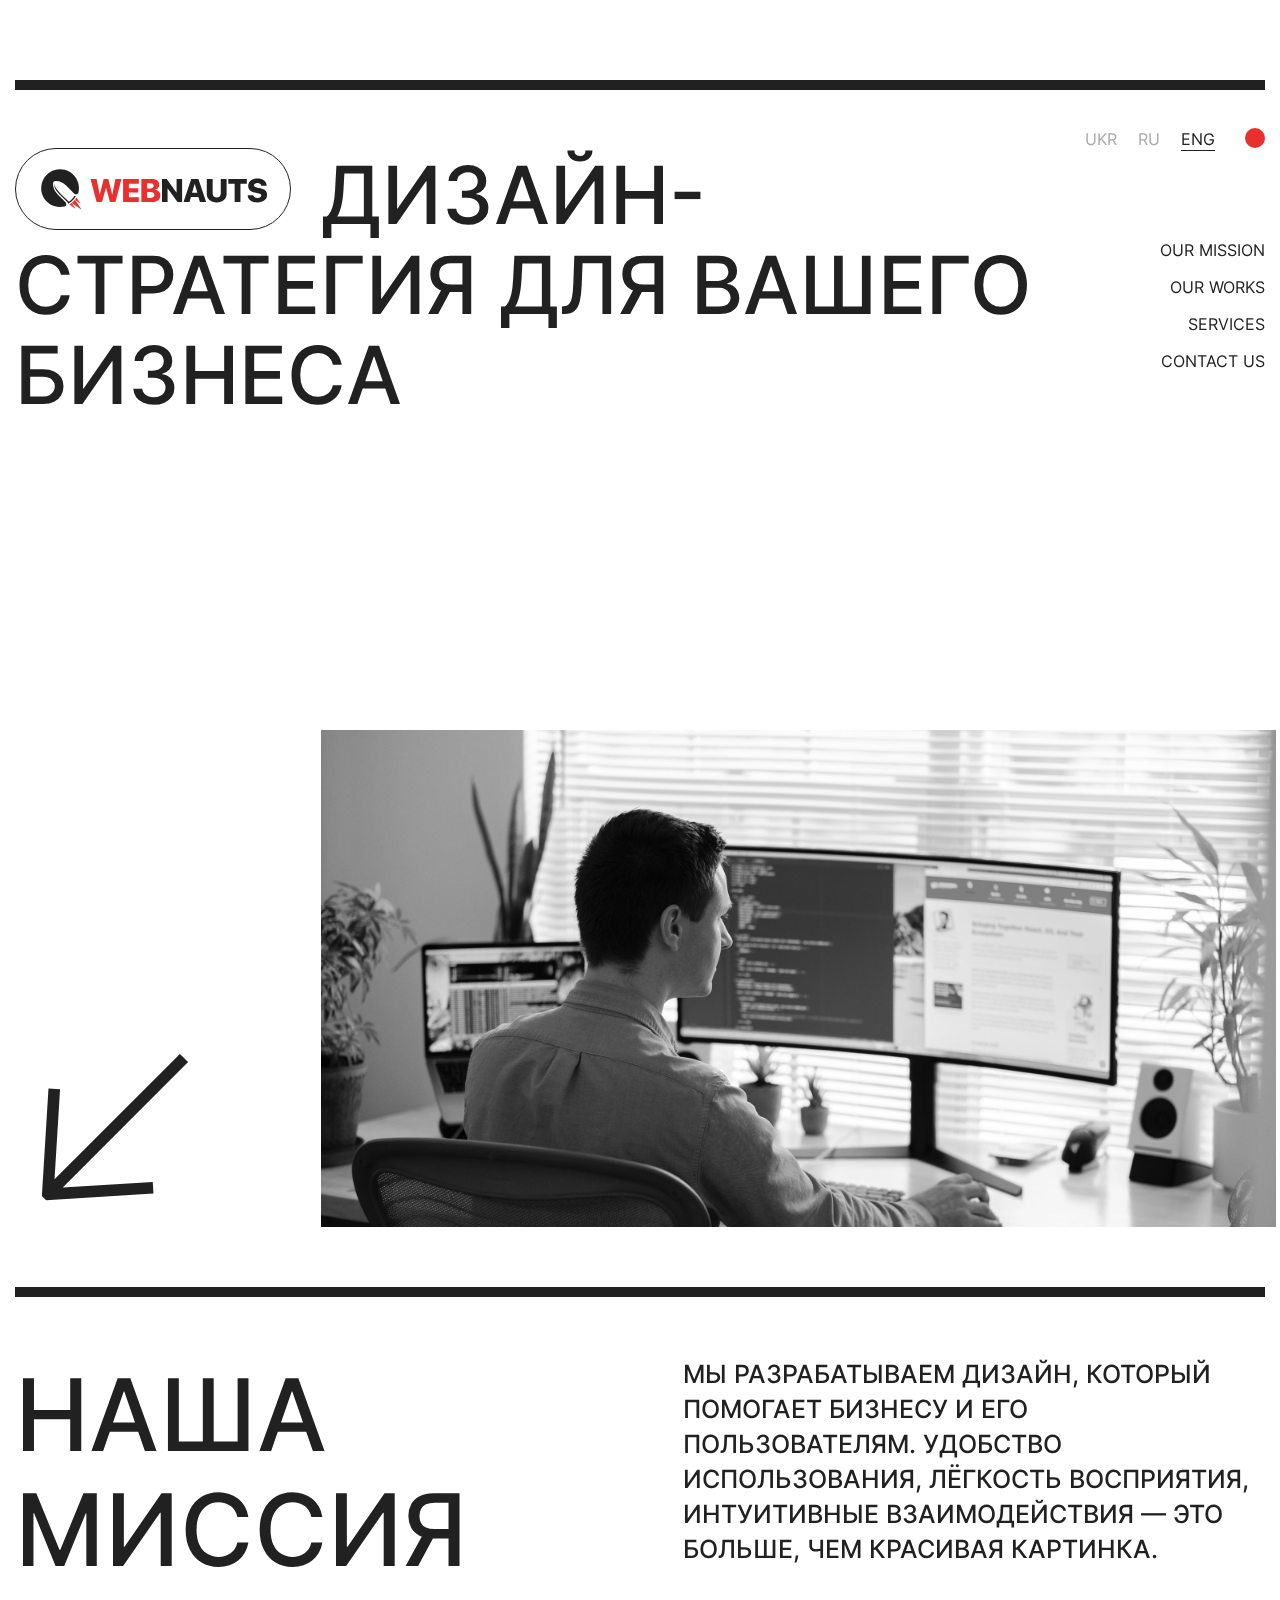
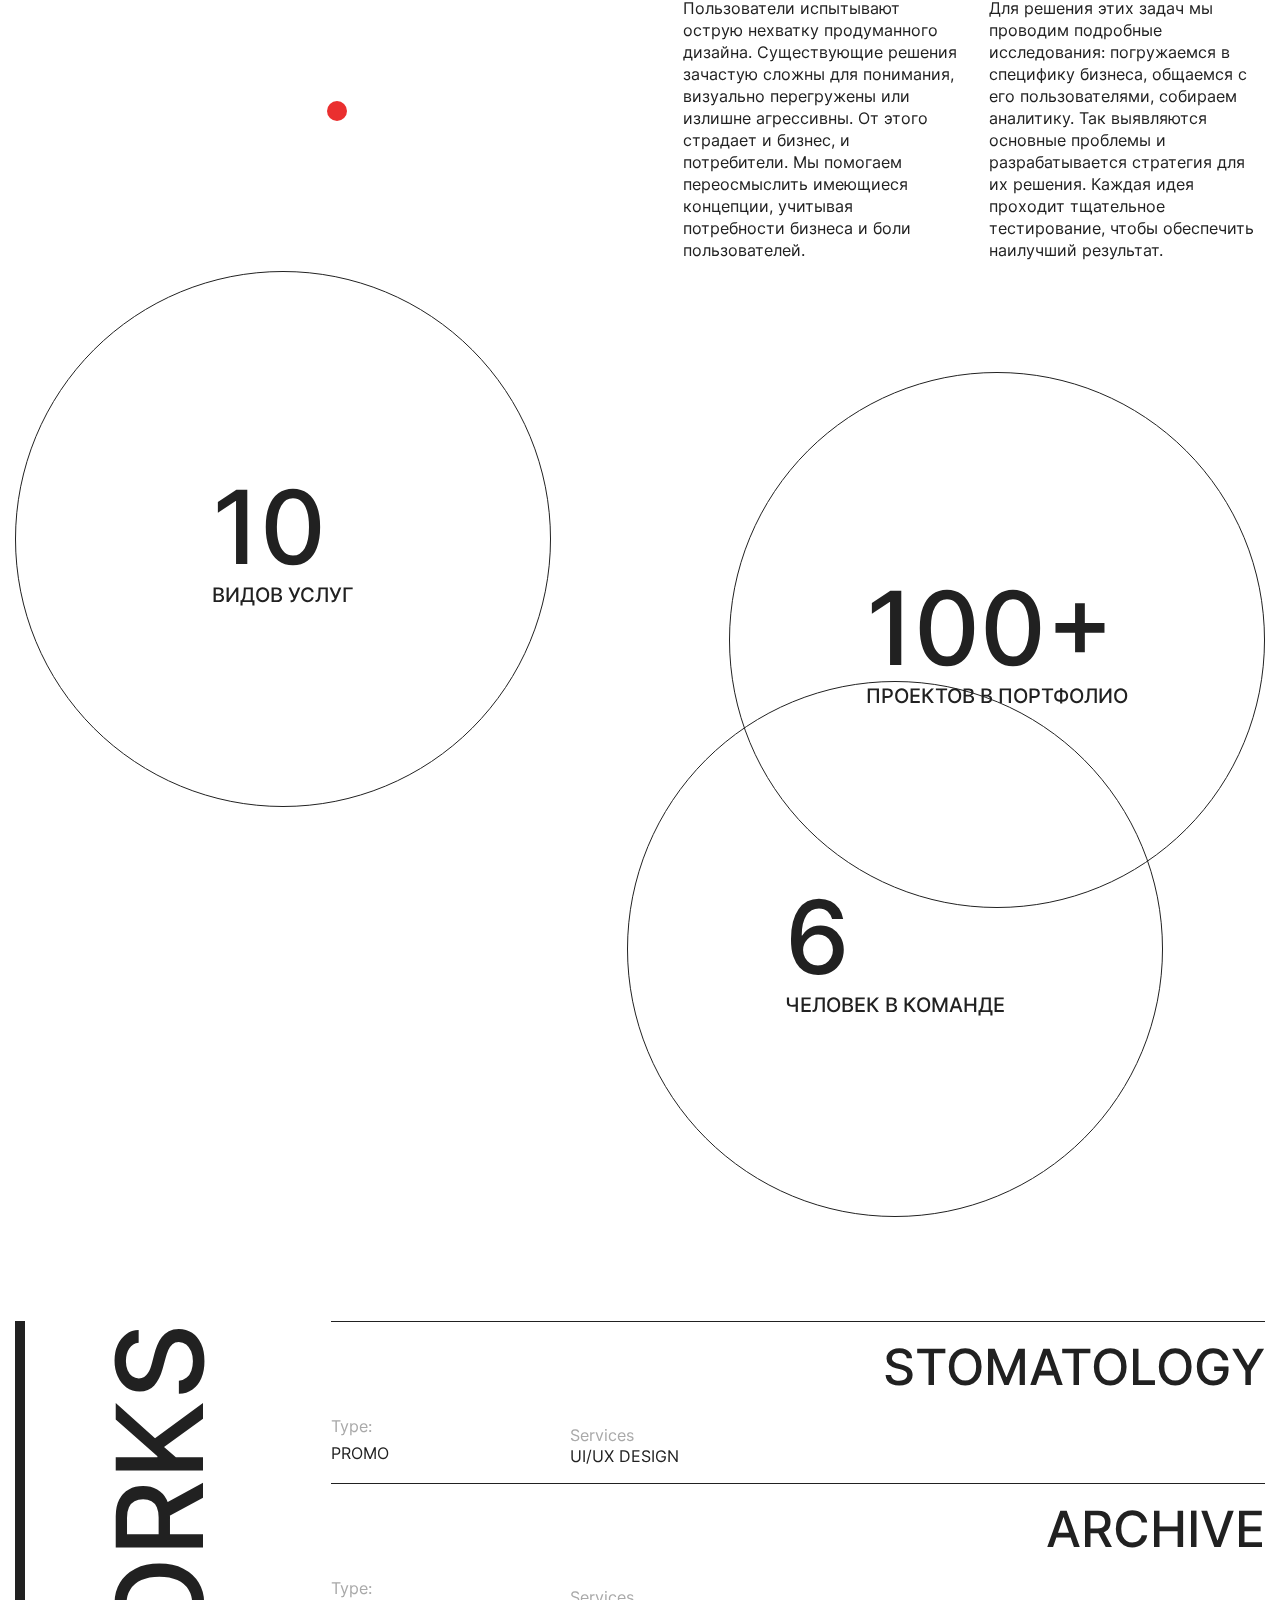
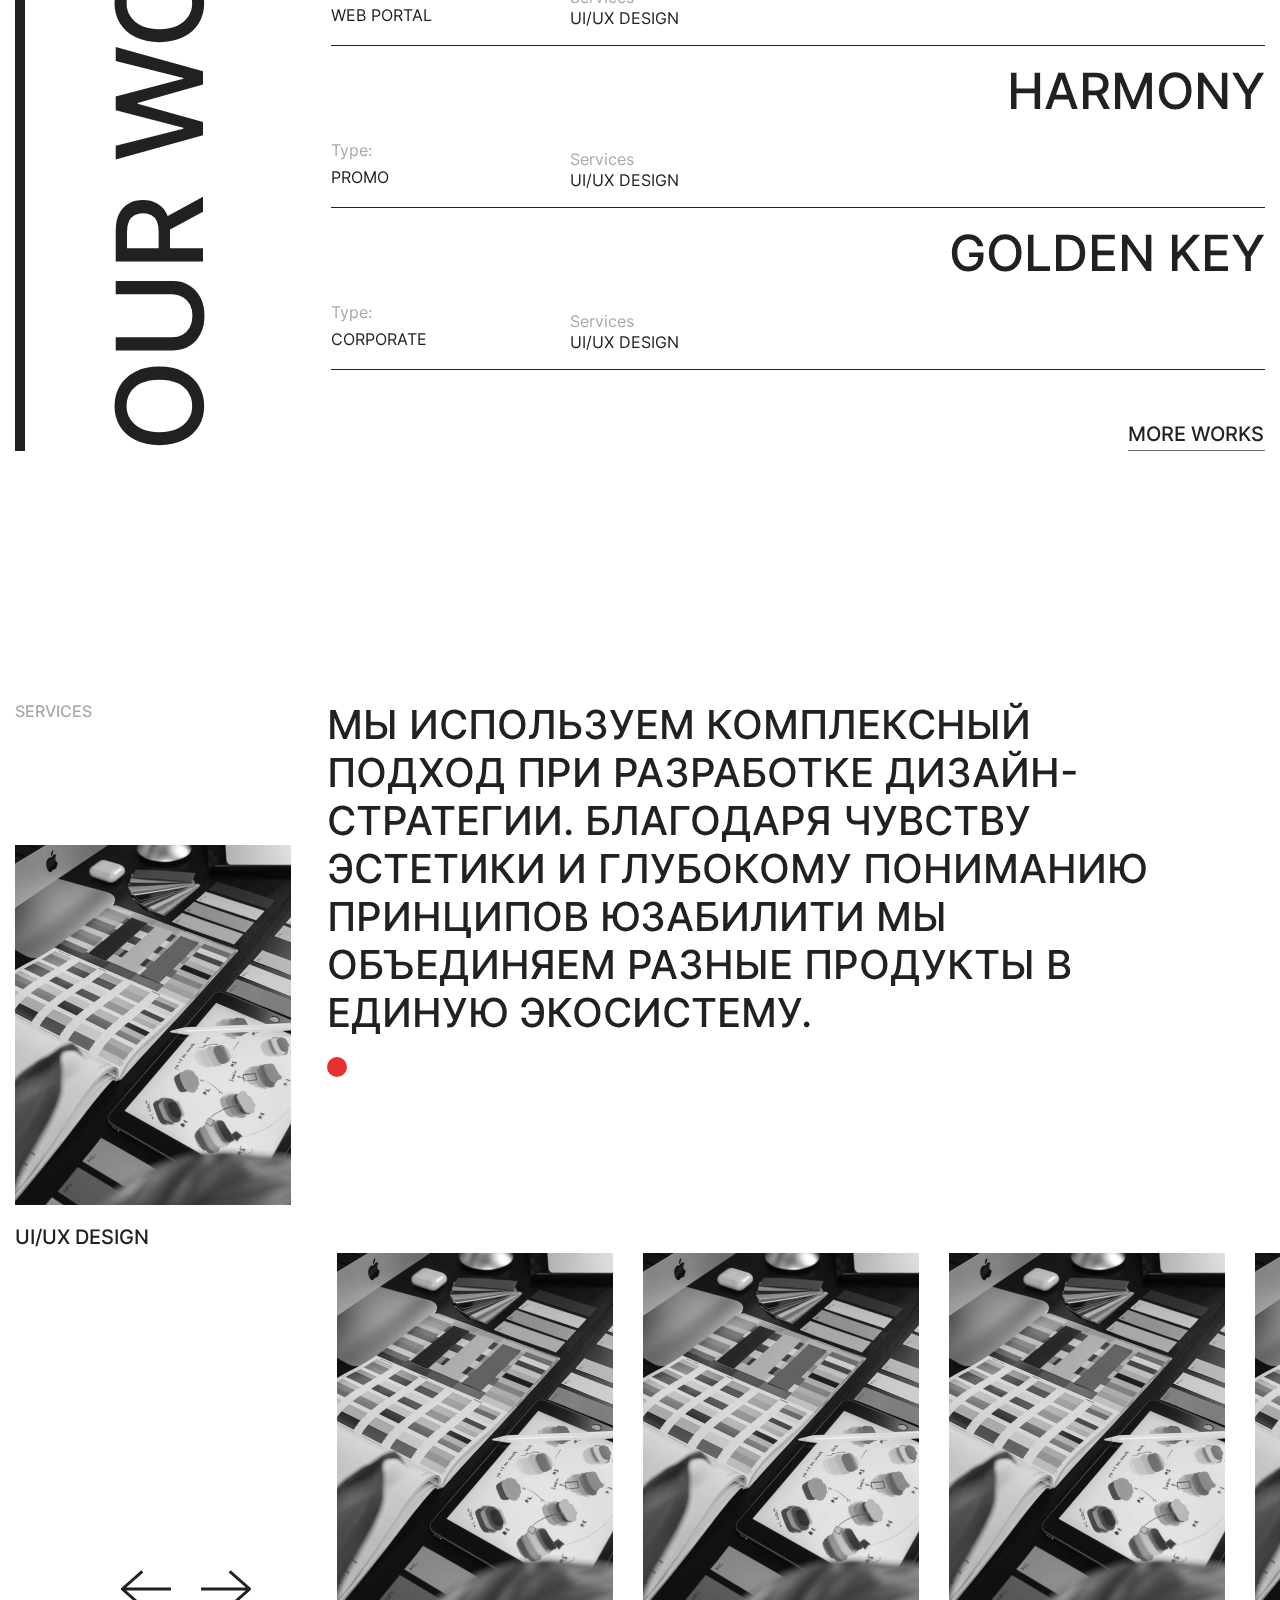
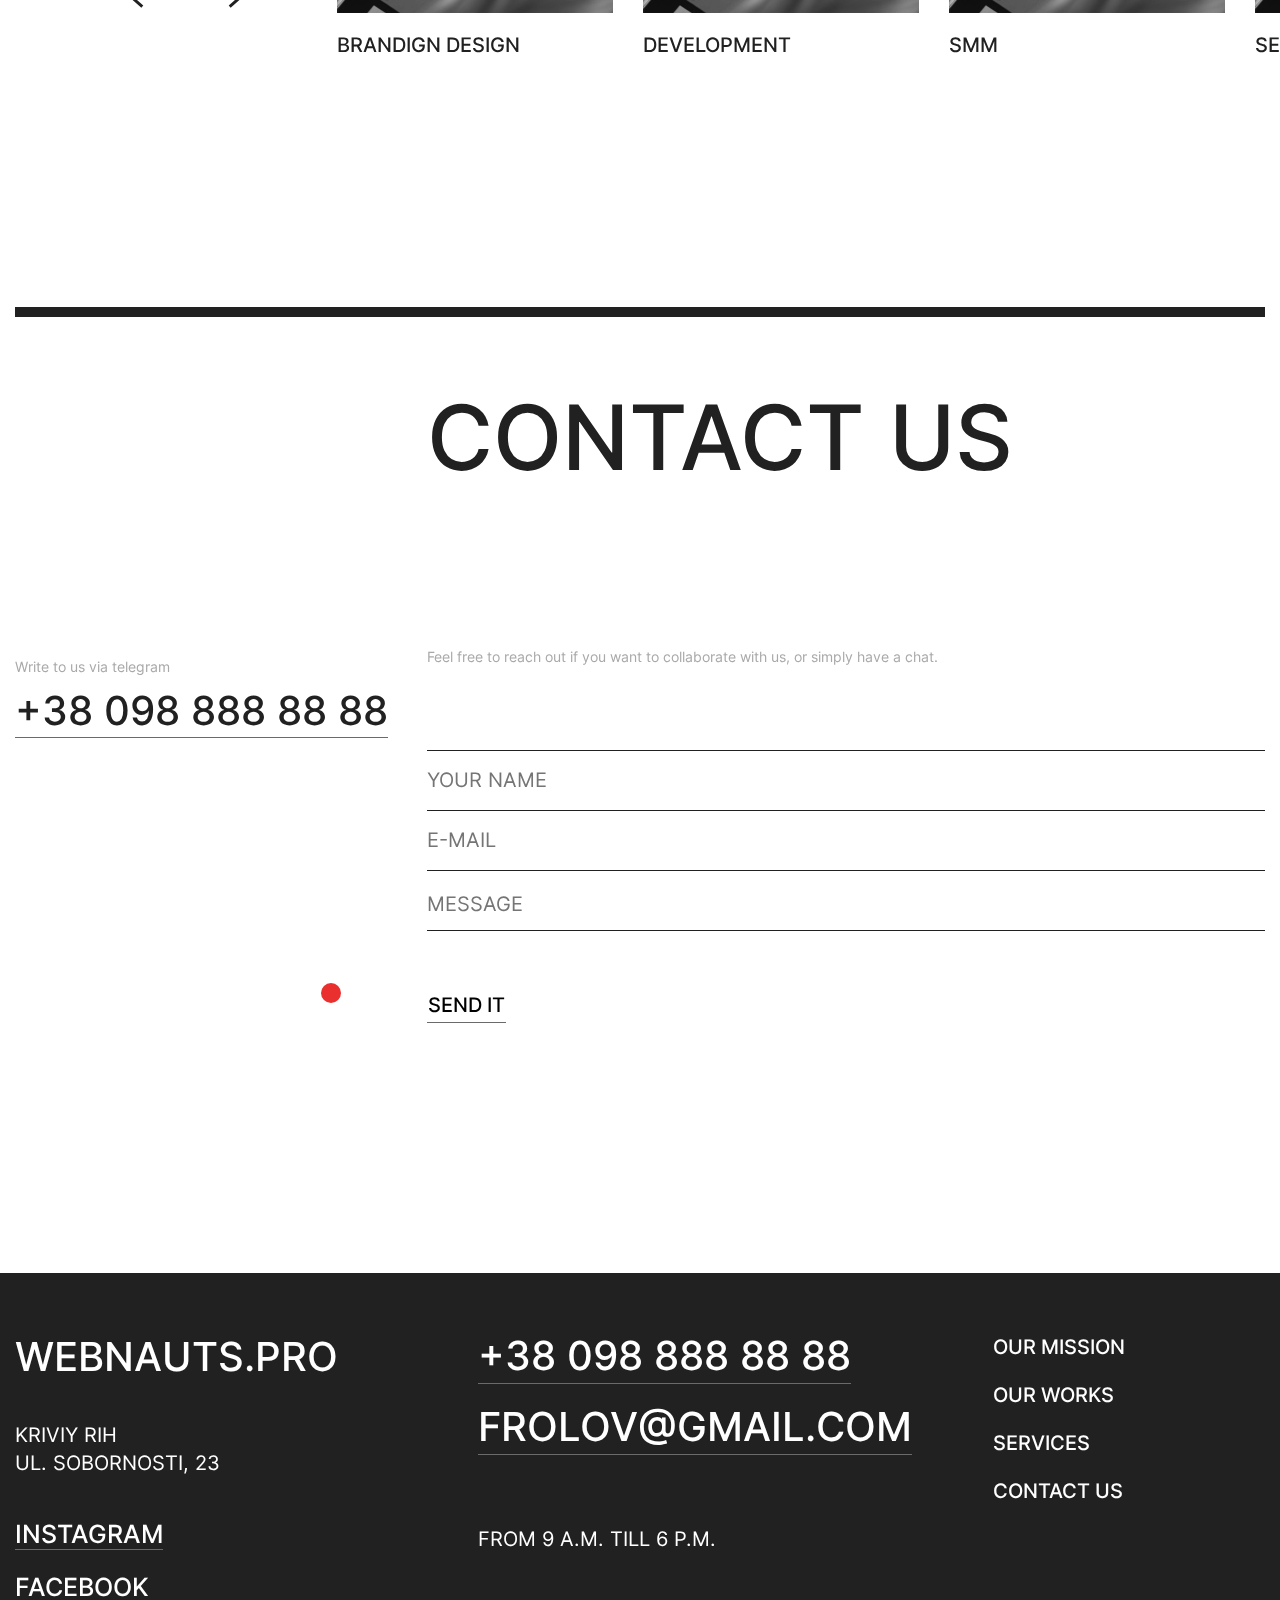
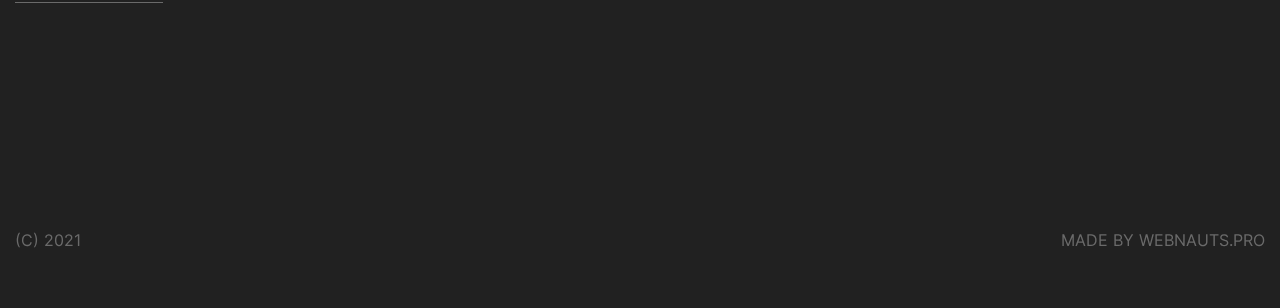
<file: index.html>
<!DOCTYPE html>
<html lang="ru">
 <head>
	<title>Webnauts</title>
	<meta charset="UTF-8">
	<meta name="format-detection" content="telephone=no">
	 <link rel="stylesheet" href="css/swiper.min.css">
	<link rel="stylesheet" href="css/style.min.css">
	 <script>document.documentElement.className="js";var supportsCssVars=function(){var e,t=document.createElement("style");return t.innerHTML="root: { --tmp-var: bold; }",document.head.appendChild(t),e=!!(window.CSS&&window.CSS.supports&&window.CSS.supports("font-weight","var(--tmp-var)")),t.parentNode.removeChild(t),e};supportsCssVars()||alert("Please view this demo in a modern browser that supports CSS Variables.");</script>

	 <!--<link rel="shortcut icon" href="favicon.ico">-->
	<!-- <meta name="robots" content="noindex, nofollow"> -->
	<!-- <meta name="viewport" content="width=device-width, initial-scale=1.0, maximum-scale=1.0, user-scalable=0"> -->
	<meta name="viewport" content="width=device-width, initial-scale=1.0">
</head>
<body class="loading">
<div class="wrapper">
    <header class="header">
	<div class="header__container _container">
		<div class="header__body ">

			<a href="index.html">
				<div class="header__icon a ">
					<div class="header__icon_logo">
						<img src="img/icons/header_icon.svg" alt="">
					</div>
				</div>
			</a>
			<div class="header__menu menu__body ">
				<form class="header__language a">

					<div class="border_bottom ">
						<div class=" header_input_3d">
							<a href="">
								<div class="label">
									UKR
								</div>
							</a>
						</div>
					</div>

					<div class="border_bottom">
						<div class=" header_input_3d">
							<a href="">
								<div class="label">
									Ru
								</div>
							</a>
						</div>
					</div>
					<div class="border_bottom _active">
						<div class=" header_input_3d">
							<a href="">
								<div class="label">
									Eng
								</div>
							</a>
						</div>
					</div>

					<div class="header__language_circle circle_20 a " >
						<div class="" id="circle_20" ></div>
					</div>
				</form>
				<div class="header__sidebar ">

					<a href="" class="a header__sidebar_3d">Our mission</a>
					<a href="case_page.html" class="a header__sidebar_3d">Our works</a>
					<a href="error_page.html" class="a header__sidebar_3d">Services</a>
					<a href="" class="a header__sidebar_3d">Contact us</a>

				</div>
			</div>
			<button type="button" class="icon-menu">
				<span></span>
				<span></span>
				<span></span>
			</button>
		</div>

	</div>
</header>
    <main class="page">
        <div id="cursor"></div>

        <section class="home_video">
            <div class="home_video__container _container">
                <div class="home_video__body">

                    <div class="home_video__title">
                        <p>
                            Дизайн-
                        </p>
                        <p>
                            стратегия для вашего бизнеса
                        </p>
                    </div>

                    <div class="home_video__video">
                        <div class="my_video_container home_video_img">
                            <video class=" video_hover">
                                <source src="video/videoplayback.mp4" type="video/mp4"/>
                            </video>
                            <div class="my-div">
                                <div class="grid__item grid__item--bg ">
                                    <div class="grid__item-img" data-displacement="img/4.png" data-intensity="0.2"
                                         data-speedIn="1.6" data-speedOut="1.6">
                                        <img src="img/video.jpg" alt="Image"/>
                                        <img src="img/video0.jpg" alt="Image"/>
                                    </div>
                                </div>
                            </div>
                        </div>
                    </div>
                    <div class="home_video__arrow">
                        <img src="img/icons/arrow_home.svg" alt="">
                    </div>
                </div>
            </div>
        </section>

        <section class="our_mission">
            <div class="our_mission__container _container">
                <div class="our_mission__body">
                    <div class="our_mission__body_title">

                        <div class="our_mission__title">
                            Наша миссия
                        </div>
                        <div class="our_mission__subtitle ">

                            <div class="our_mission__subtitle_title">
                                МЫ РАЗРАБАТЫВАЕМ ДИЗАЙН, КОТОРЫЙ ПОМОГАЕТ БИЗНЕСУ И ЕГО ПОЛЬЗОВАТЕЛЯМ. УДОБСТВО
                                ИСПОЛЬЗОВАНИЯ, ЛЁГКОСТЬ ВОСПРИЯТИЯ, ИНТУИТИВНЫЕ ВЗАИМОДЕЙСТВИЯ — ЭТО БОЛЬШЕ, ЧЕМ
                                КРАСИВАЯ КАРТИНКА.
                            </div>
                            <div class="our_mission__subtitle_block">
                                <div class="our_mission__subtitle_p">
                                    Пользователи испытывают острую нехватку продуманного дизайна. Существующие решения
                                    зачастую сложны для понимания, визуально перегружены или излишне агрессивны. От
                                    этого страдает и бизнес, и потребители. Мы помогаем переосмыслить имеющиеся
                                    концепции, учитывая потребности бизнеса и боли пользователей.
                                </div>
                                <div class="our_mission__subtitle_p">
                                    Для решения этих задач мы проводим подробные исследования: погружаемся в специфику
                                    бизнеса, общаемся с его пользователями, собираем аналитику. Так выявляются основные
                                    проблемы и разрабатывается стратегия для их решения. Каждая идея проходит тщательное
                                    тестирование, чтобы обеспечить наилучший результат.
                                </div>
                            </div>

                        </div>

                    </div>
                    <div class="our_mission__body_circles">
                        <div class="our_mission__body_circle circle_1">
                            <div class="circle">
                                <div class="circle_title">
                                    10
                                </div>
                                <div class="circle_subtitle">
                                    видов услуг
                                </div>
                            </div>
                        </div>

                        <div class="our_mission__body_circle circle_2">
                            <div class="circle  ">
                                <div class="circle_title">
                                    6
                                </div>
                                <div class="circle_subtitle">
                                    человек в команде
                                </div>
                            </div>
                        </div>

                        <div class="our_mission__body_circle circle_3">
                            <div class="circle">
                                <div class="circle_title">
                                    100+
                                </div>
                                <div class="circle_subtitle">
                                    проектов в портфолио
                                </div>
                            </div>
                        </div>

                    </div>
                    <div class="our_mission__body__circle circle_20 a">
                        <div class="" id="circle_20"></div>
                    </div>
                </div>
            </div>
        </section>

        <section class="our_works">
            <div class="our_works__container _container">
                <div class="our_works__body">
                    <div class="our_works__body_title">
                        Our WORKS
                    </div>
                    <div class="our_works_strings ">

                        <div class="img_container_rotate">
                            <div class="img_container_rotate_img">
                                <div id="img">
                                    <div class="dop_img">
                                        <img src="img/strings/string_1.jpg" alt="">
                                    </div>
                                </div>
                            </div>
                            <div class="our_works_string_hover1 a_white">

                                <a href="" class="our_works_string string">
                                    <div class="string_type">
                                        <div class="string_p">
                                            Type:
                                        </div>
                                        <div class="string_h4">
                                            PROMO
                                        </div>
                                    </div>
                                    <div class="string_services">
                                        <div class="string_p">
                                            Services
                                        </div>
                                        <div class="string_h4">
                                            UI/UX DESIGN
                                        </div>
                                    </div>
                                    <div class="string_title">
                                        <h1>
                                            STOMATOLOGY
                                        </h1>
                                    </div>
                                </a>
                                <a id="marquee1" href=""
                                   class="marquee our_works_string_hover our_works_string_hover_stomatology">
                                    <div class="our_works_string_hover_title marquee__inner">

                                        <h1>
                                            STOMATOLOGY
                                        </h1>

                                    </div>
                                </a>

                            </div>
                        </div>

                        <div class="img_container_rotate">
                            <div class="img_container_rotate_img">
                                <div id="img">
                                    <div class="dop_img">
                                        <img src="img/strings/string_2.jpg" alt="">
                                    </div>
                                </div>
                            </div>
                            <div class="our_works_string_hover1 a_white">
                                <a href="" class="our_works_string string">
                                    <div class="string_type">
                                        <div class="string_p">
                                            Type:
                                        </div>
                                        <div class="string_h4">
                                            WEB PORTAL
                                        </div>
                                    </div>
                                    <div class="string_services">
                                        <div class="string_p">
                                            Services
                                        </div>
                                        <div class="string_h4">
                                            UI/UX DESIGN
                                        </div>
                                    </div>
                                    <div class="string_title">
                                        <h1>
                                            ARCHIVE
                                        </h1>
                                    </div>
                                </a>
                                <a id="marquee2" href=""
                                   class="marquee our_works_string_hover our_works_string_hover_stomatology">
                                    <div class="our_works_string_hover_title marquee__inner">
                                        <h1>
                                            ARCHIVE
                                        </h1>
                                    </div>
                                </a>
                            </div>
                        </div>

                        <div class="img_container_rotate">
                            <div class="img_container_rotate_img">
                                <div id="img">
                                    <div class="dop_img">
                                        <img src="img/strings/string_3.jpg" alt="">
                                    </div>
                                </div>
                            </div>
                            <div class="our_works_string_hover1 a_white">
                                <a href="" class="our_works_string string">
                                    <div class="string_type">
                                        <div class="string_p">
                                            Type:
                                        </div>
                                        <div class="string_h4">
                                            PROMO
                                        </div>
                                    </div>
                                    <div class="string_services">
                                        <div class="string_p">
                                            Services
                                        </div>
                                        <div class="string_h4">
                                            UI/UX DESIGN
                                        </div>
                                    </div>
                                    <div class="string_title">
                                        <h1>
                                            HARMONY
                                        </h1>
                                    </div>
                                </a>
                                <a id="marquee3" href=""
                                   class="marquee our_works_string_hover our_works_string_hover_stomatology">
                                    <div class="our_works_string_hover_title marquee__inner">
                                        <h1>
                                            HARMONY
                                        </h1>
                                    </div>
                                </a>

                            </div>
                        </div>

                        <div class="img_container_rotate">
                            <div class="img_container_rotate_img">
                                <div id="img">
                                    <div class="dop_img">
                                        <img src="img/strings/string_4.jpg" alt="">
                                    </div>
                                </div>
                            </div>
                            <div class="our_works_string_hover1 a_white">
                                <a href="" class="our_works_string string">
                                    <div class="string_type">
                                        <div class="string_p">
                                            Type:
                                        </div>
                                        <div class="string_h4">
                                            CORPORATE
                                        </div>
                                    </div>
                                    <div class="string_services">
                                        <div class="string_p">
                                            Services
                                        </div>
                                        <div class="string_h4">
                                            UI/UX DESIGN
                                        </div>
                                    </div>
                                    <div class="string_title">
                                        <h1>
                                            GOLDEN KEY
                                        </h1>
                                    </div>
                                </a>
                                <a id="marquee4" href=""
                                   class="marquee our_works_string_hover our_works_string_hover_stomatology">
                                    <div class="our_works_string_hover_title marquee__inner">
                                        <h1>
                                            GOLDEN KEY
                                        </h1>
                                    </div>
                                </a>

                            </div>
                        </div>

                    </div>
                    <div class="our_works__body_button border_bottom a">
                        <a class=" our_works__body_button_3d">
                            MORE WORKS
                        </a>
                    </div>
                </div>
            </div>
        </section>

        <section class="home_slider">
            <div class="home_slider__container _container">
                <div class="home_slider__body">
                    <div class="home_slider__body_SERVICES">SERVICES</div>
                    <div class="home_slider_title">
                        МЫ ИСПОЛЬЗУЕМ КОМПЛЕКСНЫЙ ПОДХОД ПРИ РАЗРАБОТКЕ ДИЗАЙН-СТРАТЕГИИ. БЛАГОДАРЯ ЧУВСТВУ ЭСТЕТИКИ И
                        ГЛУБОКОМУ ПОНИМАНИЮ ПРИНЦИПОВ ЮЗАБИЛИТИ МЫ ОБЪЕДИНЯЕМ РАЗНЫЕ ПРОДУКТЫ В ЕДИНУЮ ЭКОСИСТЕМУ.
                        <div class="home_slider_title_after circle_20 a">
                            <div class="" id="circle_20"></div>
                        </div>
                    </div>

                    <div class="_active_slide ">
                        <div class="animation_transition_double_effect">
                            <div class="grid__item grid__item--bg ">
                                <div class="grid__item-img" data-displacement="img/4.png" data-intensity="0.2"
                                     data-speedIn="1.6" data-speedOut="1.6">
                                    <img src="img/home_slider/1.jpg" alt="Image"/>
                                    <img src="img/home_slider/1_1.jpg" alt="Image"/>
                                </div>
                            </div>
                        </div>
                        <!--  <img src="img/home_slider/0.jpg" alt="">-->
                        <p>
                            UI/UX Design
                        </p>

                    </div>


                    <div class="swiper_buttons a">
                        <div class="swiper-button-prev1 ">
                            <svg width="50" height="50" viewBox="0 0 50 50" fill="none"
                                 xmlns="http://www.w3.org/2000/svg">
                                <g clip-path="url(#clip0_321:639)">
                                    <path d="M20.35 43.7468L22.2903 41.5518L5.22325 26.465L50 26.465L50 23.5353L5.22325 23.5353L22.2903 8.44848L20.35 6.25346L1.31492e-05 24.2422L1.30167e-05 25.7581L20.35 43.7468Z"
                                          fill="#212121"/>
                                </g>
                                <defs>
                                    <clipPath id="clip0_321:639">
                                        <rect width="50" height="50" fill="white"/>
                                    </clipPath>
                                </defs>
                            </svg>
                        </div>
                        <div class="swiper-button-next1 ">
                            <svg width="50" height="50" viewBox="0 0 50 50" fill="none"
                                 xmlns="http://www.w3.org/2000/svg">
                                <g clip-path="url(#clip0_321:644)">
                                    <path d="M29.65 43.7468L27.7097 41.5518L44.7767 26.465L-1.51083e-06 26.465L-1.76695e-06 23.5353L44.7767 23.5353L27.7097 8.44848L29.65 6.25346L50 24.2422L50 25.7581L29.65 43.7468Z"
                                          fill="#212121"/>
                                </g>
                                <defs>
                                    <clipPath id="clip0_321:644">
                                        <rect width="50" height="50" fill="white"
                                              transform="matrix(-1 0 0 1 50 0)"/>
                                    </clipPath>
                                </defs>
                            </svg>

                        </div>
                    </div>
                    <div class="home_slider_swiper__container">
                        <div class="swiper_buttons_hidden">

                            <div class="home_slider_swiper swiper">

                                <div class="swiper-wrapper">

                                    <div id="swiper-slide" class="home_slider_swiper_slide swiper-slide">
                                        <div class="animation_transition_double_effect2">
                                            <div class="grid__item grid__item--bg ">
                                                <div class="grid__item-img" data-displacement="img/4.png" data-intensity="0.2"
                                                     data-speedIn="1.6" data-speedOut="1.6">
                                                    <img src="img/home_slider/1.jpg" alt="Image"/>
                                                    <img src="img/home_slider/1_1.jpg" alt="Image"/>
                                                </div>
                                            </div>
                                        </div>
                                        <!--  <img src="img/home_slider/1.jpg" alt="">-->
                                        <p>
                                            BRANDIGN DESIGN
                                        </p>
                                    </div>
                                    <div id="swiper-slide" class="home_slider_swiper_slide swiper-slide">
                                        <div class="animation_transition_double_effect3">
                                            <div class="grid__item grid__item--bg ">
                                                <div class="grid__item-img" data-displacement="img/4.png" data-intensity="0.2"
                                                     data-speedIn="1.6" data-speedOut="1.6">
                                                    <img src="img/home_slider/1.jpg" alt="Image"/>
                                                    <img src="img/home_slider/1_1.jpg" alt="Image"/>
                                                </div>
                                            </div>
                                        </div>
                                        <!-- <img src="img/home_slider/2.jpg" alt="">-->
                                        <p>
                                            DEVELOPMENT
                                        </p>
                                    </div>
                                    <div id="swiper-slide" class="home_slider_swiper_slide swiper-slide">
                                        <div class="animation_transition_double_effect4">
                                            <div class="grid__item grid__item--bg ">
                                                <div class="grid__item-img" data-displacement="img/4.png" data-intensity="0.2"
                                                     data-speedIn="1.6" data-speedOut="1.6">
                                                    <img src="img/home_slider/1.jpg" alt="Image"/>
                                                    <img src="img/home_slider/1_1.jpg" alt="Image"/>
                                                </div>
                                            </div>
                                        </div>
                                        <!-- <img src="img/home_slider/2.jpg" alt="">-->
                                        <p>
                                            SMM
                                        </p>
                                    </div>
                                    <div id="swiper-slide" class="home_slider_swiper_slide swiper-slide">
                                        <div class="animation_transition_double_effect5">
                                            <div class="grid__item grid__item--bg ">
                                                <div class="grid__item-img" data-displacement="img/4.png" data-intensity="0.2"
                                                     data-speedIn="1.6" data-speedOut="1.6">
                                                    <img src="img/home_slider/1.jpg" alt="Image"/>
                                                    <img src="img/home_slider/1_1.jpg" alt="Image"/>
                                                </div>
                                            </div>
                                        </div>
                                        <!-- <img src="img/home_slider/2.jpg" alt="">-->
                                        <p>
                                            SEO
                                        </p>
                                    </div>

                                </div>

                            </div>

                        </div>

                    </div>
                </div>

            </div>
        </section>

        <section class="contact_us">
            <div class="contact_us__container _container">
                <div class="contact_us__body">

                    <div class="contact_us__body__before  circle_20 a">
                        <div class="" id="circle_20"></div>
                    </div>

                    <div class="contact_us_title">
                        Contact Us
                    </div>

                    <div class="contact_us_tel">
                        <div class="contact_us_tel_p">
                            Write to us via telegram
                        </div>
                        <div class="contact_us_tel_num">

                            <div class="border_bottom">
                                <a href="tel:+38 098 888 88 88" class="a contact_us_tel_num_3d">+38 098 888 88 88</a>
                            </div>

                        </div>
                    </div>
                    <!---->
                    <div class="contact_us_subtitle__container">

                        <div class="contact_us_subtitle">
                            Feel free to reach out if you want to collaborate with us, or simply have a chat.
                        </div>
                        <form action="" class="contact_us_subtitle_form">
                            <div class="input">
                                <div class="input__border__top"></div>
                                <input type="text" placeholder="YOUR NAME" id="contact_us_input_1">
                            </div>
                            <div class="input">
                                <div class="input__border__top"></div>
                                <input type="text" placeholder="E-MAIL" id="contact_us_input_2">
                            </div>
                            <div class="input input_l">
                                <div class="input__border__top"></div>
                                <textarea type="text" placeholder="MESSAGE"></textarea>
                                <div class="input__border__bottom"></div>
                            </div>
                        </form>

                        <!---->
                        <div class="contact_us_subtitle_unshow">
                            Thank you!<br>
                            Your message has been send successfully
                        </div>
                        <div class="contact_us_subtitle_unshow_p">
                            We will contact you soon
                        </div>

                    </div>
                    <div class="border_bottom a">
                        <button class="contact_us_button  contact_us_button_3d" data-full="0">
                            SEND IT
                        </button>
                    </div>

                </div>
            </div>
        </section>

    </main>
    <footer class="footer">
    <div class="footer__container _container">
        <div class="footer__body">
            <div class="footer__block1">

                <div class="footer__block1_title">
                    WEBNAUTS.PRO
                </div>

                <div class="footer__block1_subtitle">
                    <p>Kriviy Rih </p>
                    <p>
                        Ul. Sobornosti, 23
                    </p>
                </div>

                <div class="footer__block1_messengers a">

                    <div class="border_bottom">
                        <a href="" class=" footer_3d_block1">
                            Instagram
                        </a>
                    </div>

                    <div class="border_bottom">
                        <a href="" class=" footer_3d_block1">
                            Facebook
                        </a>
                    </div>

                </div>

            </div>
            <div class="footer__block2">

                <div class="a">
                    <div class="footer__block2_tel ">
                        <div class="border_bottom ">

                            <a href="tel:+38 098 888 88 88" class=" footer_3d_block2">
                                +38 098 888 88 88
                            </a>
                        </div>
                    </div>
                </div>

                <div class="footer__block2_email a">
                    <div class="border_bottom ">
                        <div class="">
                            <a href="mailto:frolov@gmail.com" class=" footer_3d_block2">
                                frolov@gmail.com
                            </a>
                        </div>
                    </div>
                </div>

                <div class="footer__block2_from">
                    from 9 a.m. till 6 p.m.
                </div>

            </div>
            <div class="footer__block3">
                <div class="footer__sidebar">
                    <a href="" class="a footer__sidebar_3d">Our mission</a>
                    <a href="" class="a footer__sidebar_3d ">Our works</a>
                    <a href="" class="a footer__sidebar_3d">Services</a>
                    <a href="" class="a footer__sidebar_3d">Contact us</a>
                </div>

            </div>
            <div class="footer__footer">
                <div class="footer__block1_year">
                    (c) 2021
                </div>
                <div class="footer_made_in">
                    made by Webnauts.pro
                </div>
            </div>

        </div>
    </div>
</footer>
</div>

<script src="js/three.min.js"></script>
<script src="js/TweenMax.min.js"></script>
<script src="js/imagesloaded.pkgd.min.js"></script>
<script src="js/hover.js"></script>
<script src="js/swiper.min.js"></script>
<script src="js/vendors.min.js"></script>
<script src="js/app.min.js"></script>



<script>
    /*------Swiper---------*/

    const swiper = new Swiper('.home_slider_swiper', {
        // Install Plugin To Swiper
        modules: [myPlugin],
        //  spaceBetween: 30,
        navigation: {
            nextEl: '.swiper-button-next1',
            prevEl: '.swiper-button-prev1',
        },
        // Enable debugger
        debugger: true,
    });

    /*--------------*/
    //добавление к слайдеру первый слайд при мобилке
    const slidefaef = document.querySelector('._active_slide')
    const slidessascs = document.querySelector('.swiper-wrapper')
    const cloneEl = slidefaef.cloneNode(true);

    function addslide() {
        if ((window.innerWidth < 1050) && (!cloneEl.classList.contains('_add_slide'))) {
            cloneEl.classList.add('home_slider_swiper_slide', 'swiper-slide', '_add_slide')
            cloneEl.classList.remove('_active_slide')
            cloneEl.id = 'swiper-slide';
            slidessascs.prepend(cloneEl)
            swiper.update()
            swiper.updateSize()
            swiper.updateSlides()
        } else {
            swiper.update()
            swiper.updateSize()
            swiper.updateSlides()
        }
    }

    window.addEventListener('resize', (e) => {
        addslide();
    })
    addslide();

    imagesLoaded(document.querySelectorAll('img'), () => {
        document.body.classList.remove('loading');
    });

    /*----------------animation_with_hover-effect---------------*/

    Array.from(document.querySelectorAll('.grid__item-img')).forEach((el) => {
        const imgs = Array.from(el.querySelectorAll('img'));
        new hoverEffect({
            parent: el,
            intensity: el.dataset.intensity || undefined,
            speedIn: el.dataset.speedin || undefined,
            speedOut: el.dataset.speedout || undefined,
            easing: el.dataset.easing || undefined,
            hover: el.dataset.hover || undefined,
            image1: imgs[0].getAttribute('src'),
            image2: imgs[1].getAttribute('src'),
            displacementImage: el.dataset.displacement
        });
    });

    /*-----------end-animation_with_hover-effect-------------------*/

</script>
</body>
</html>
</file>
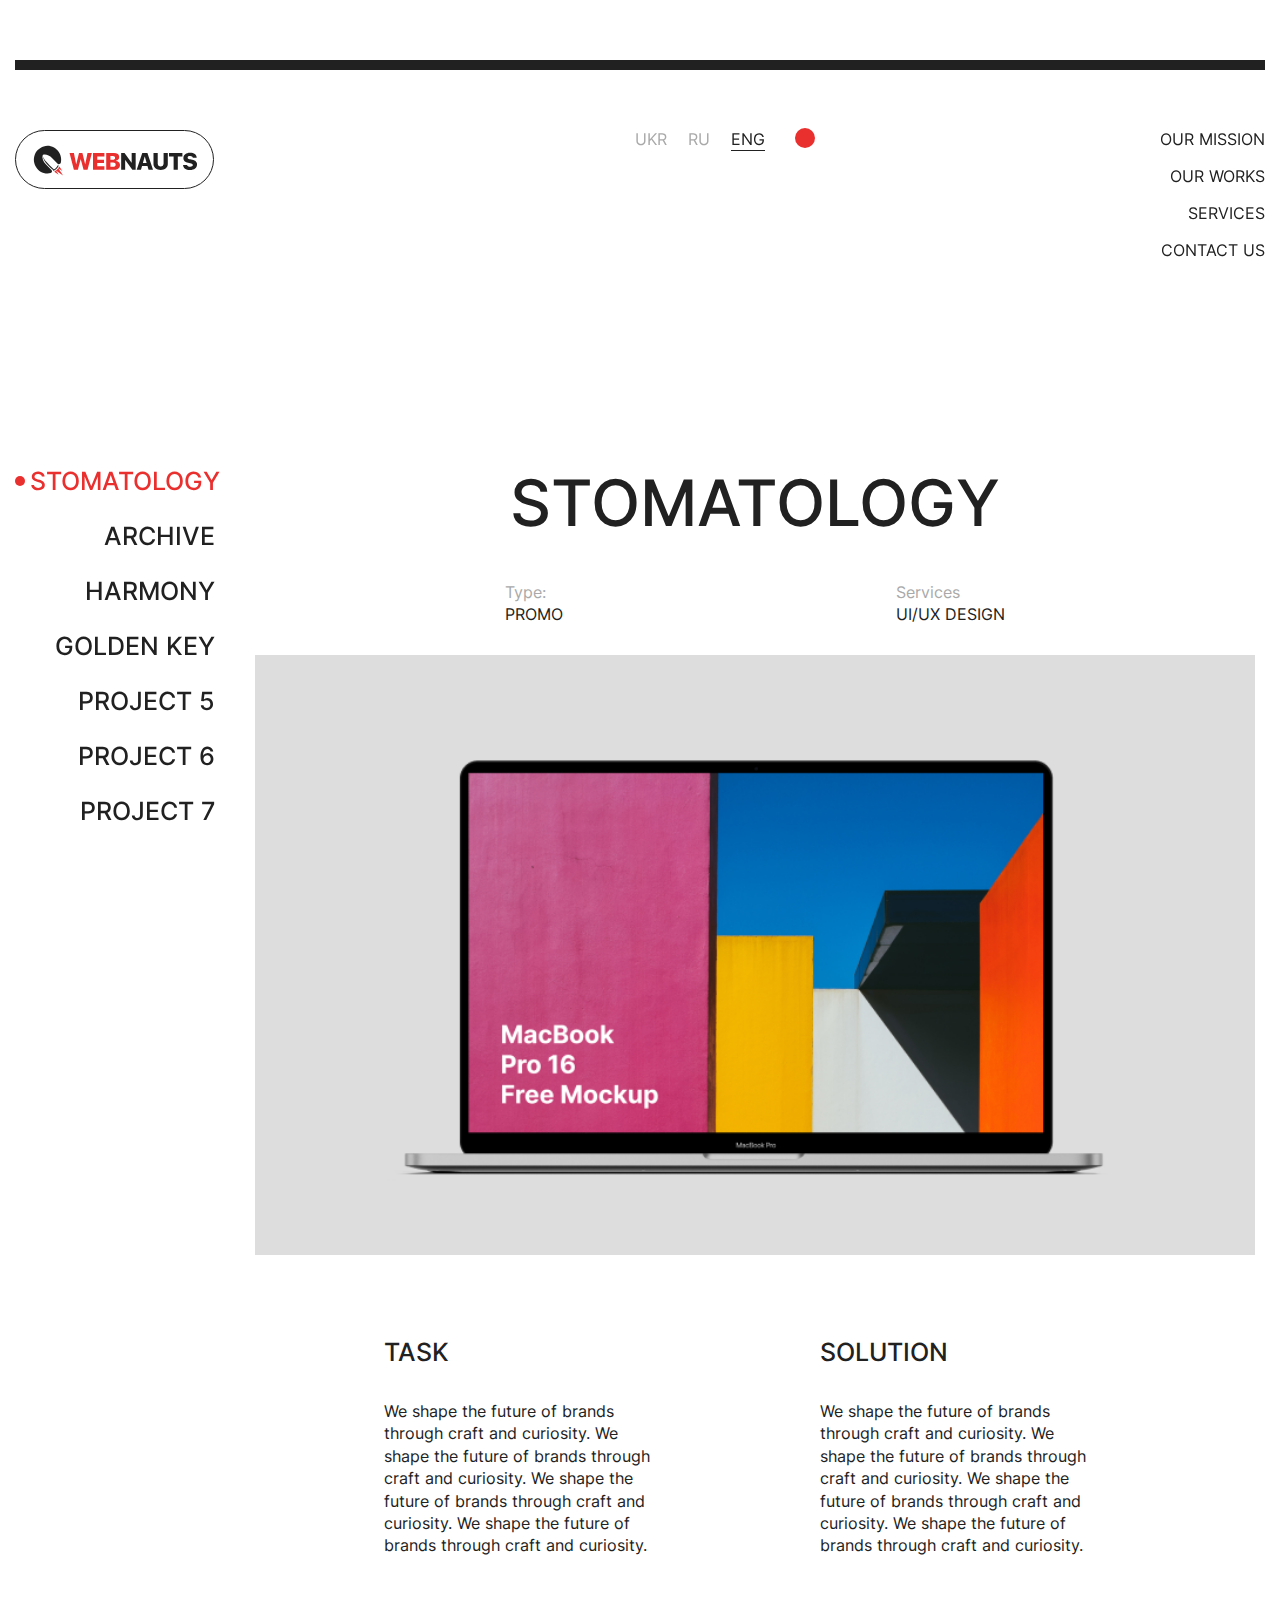
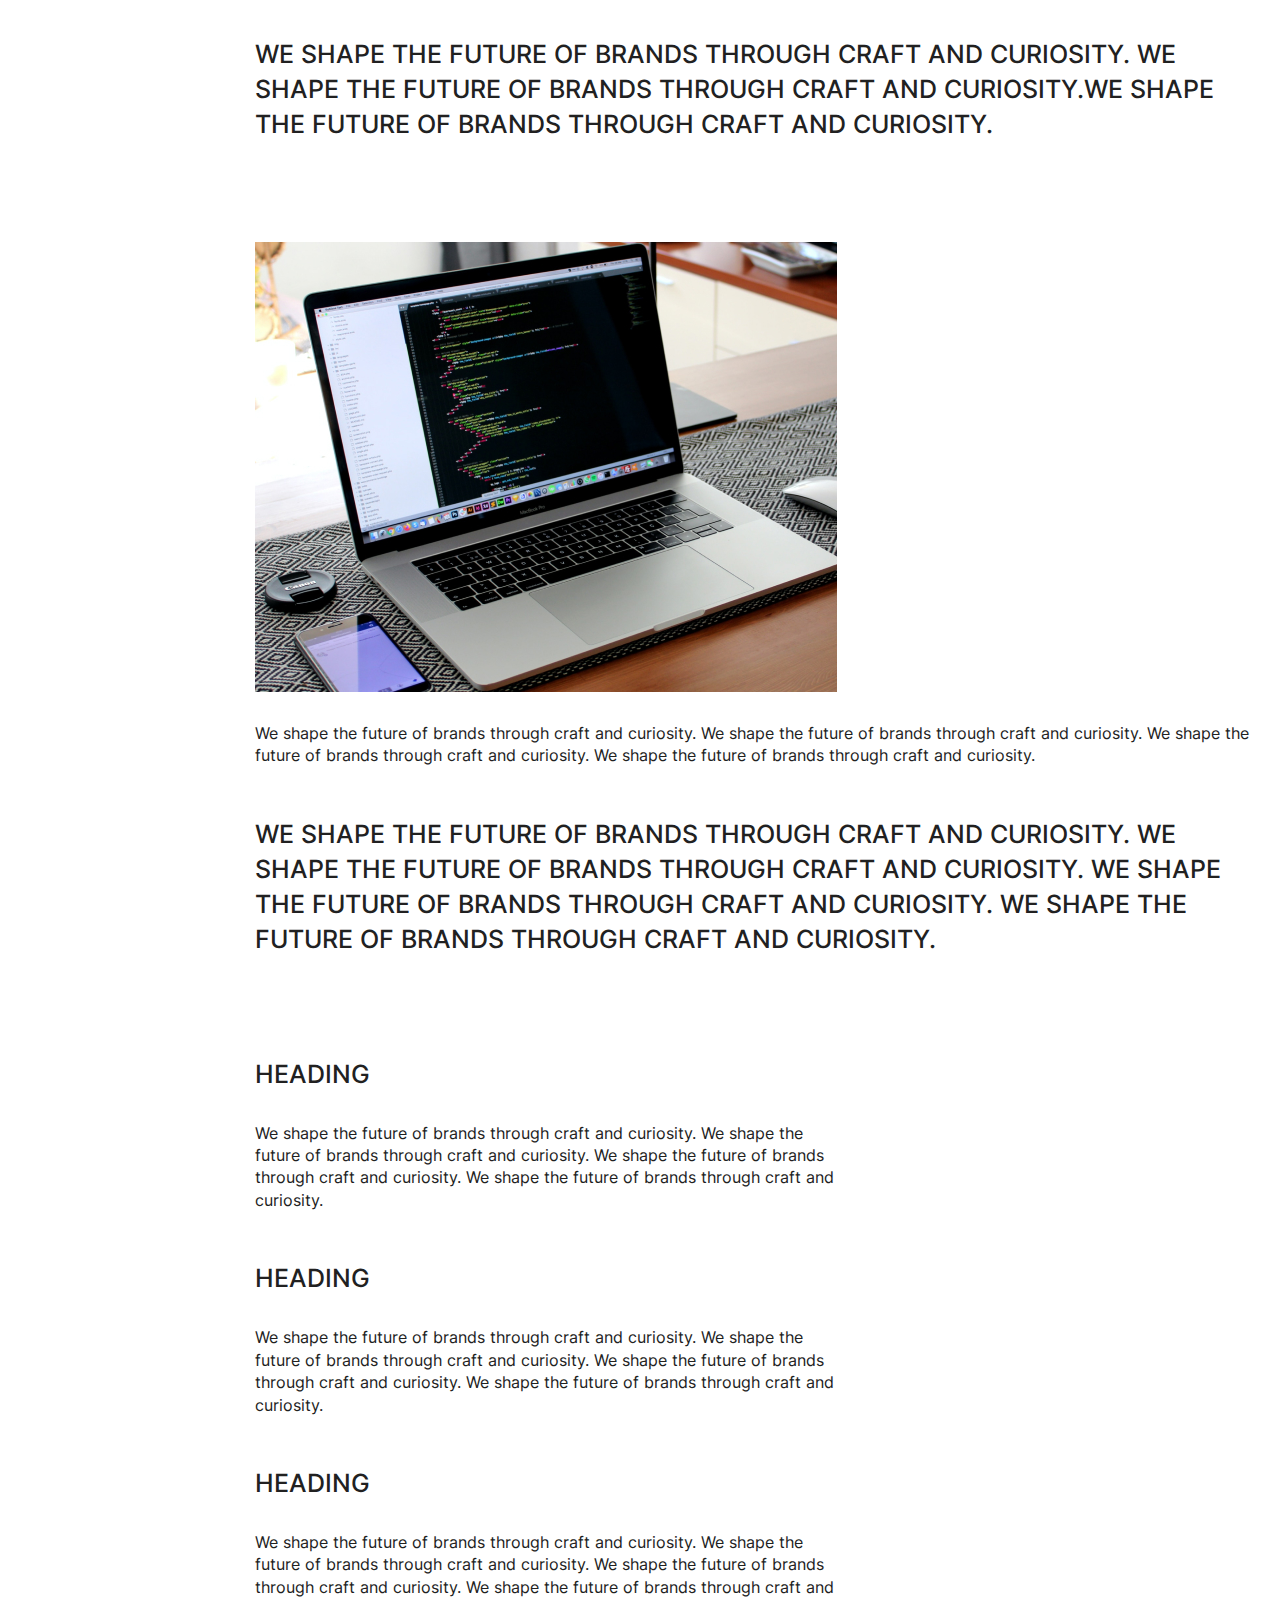
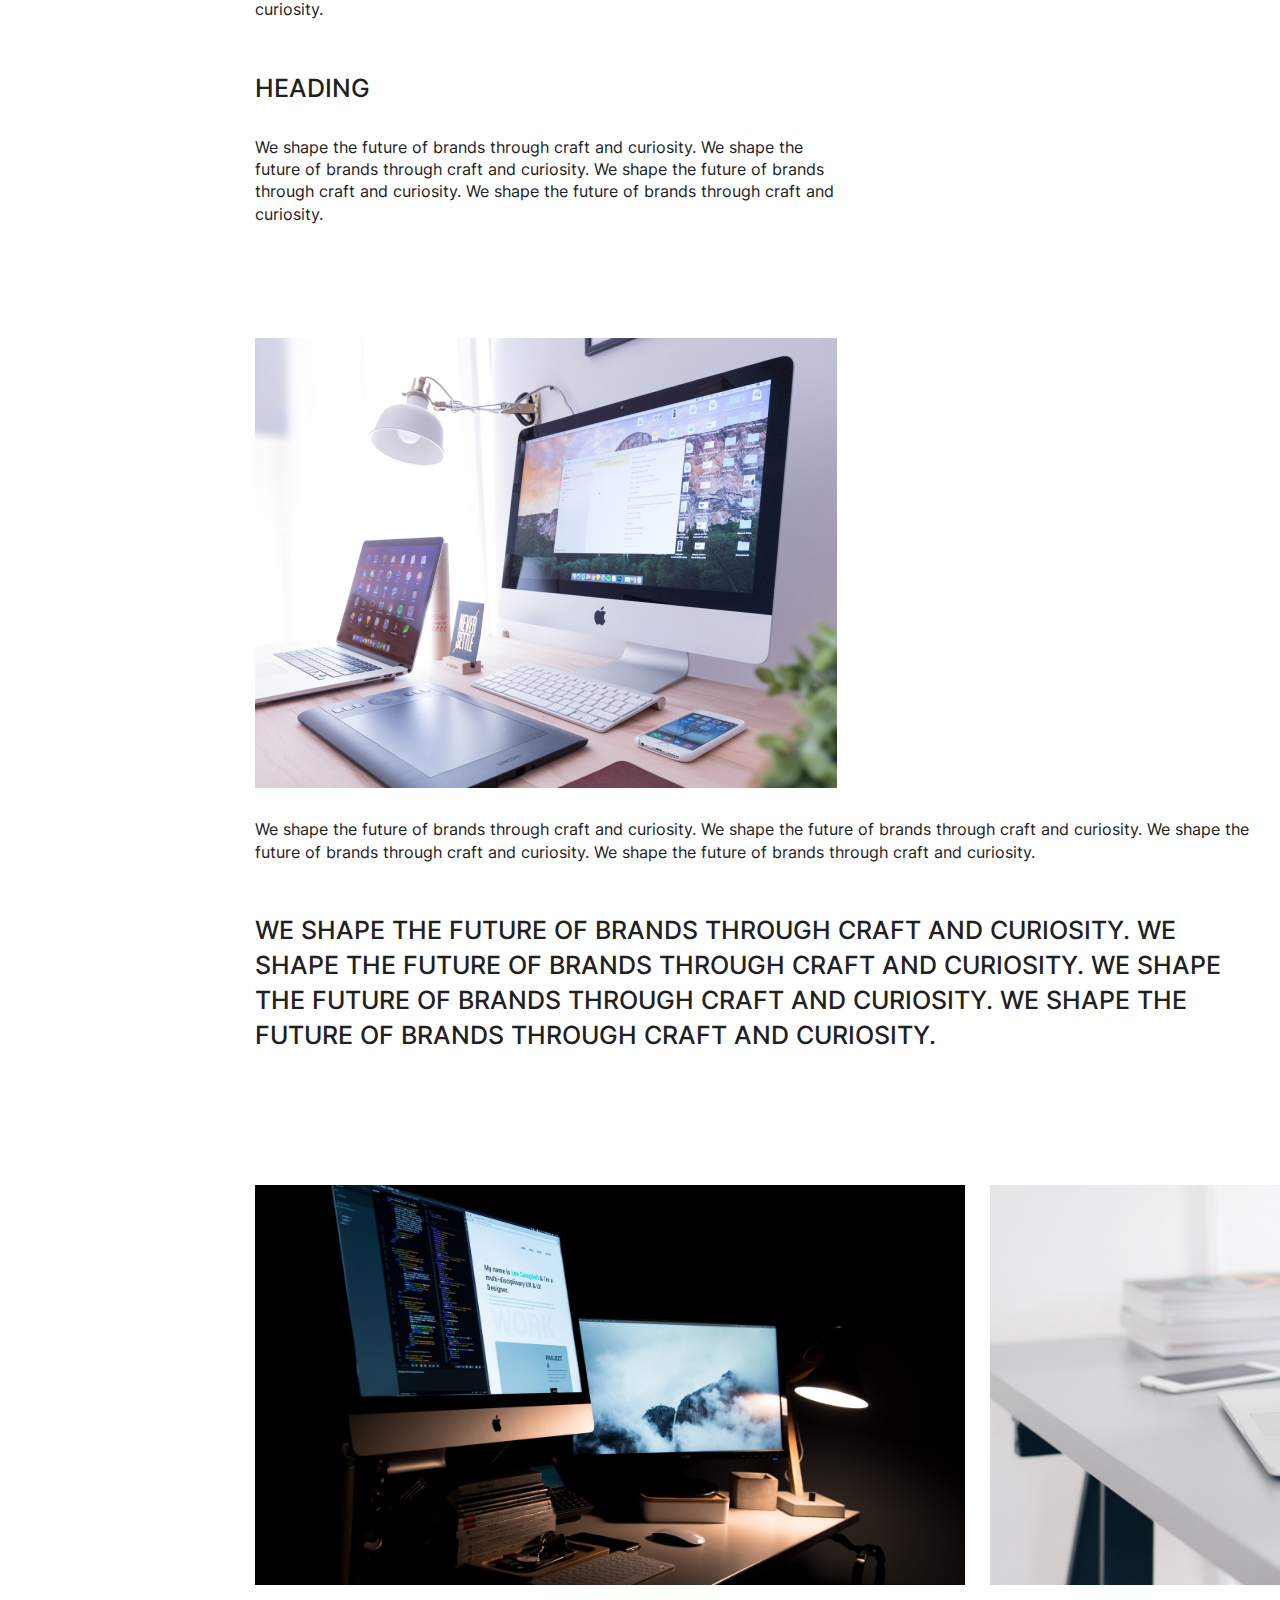
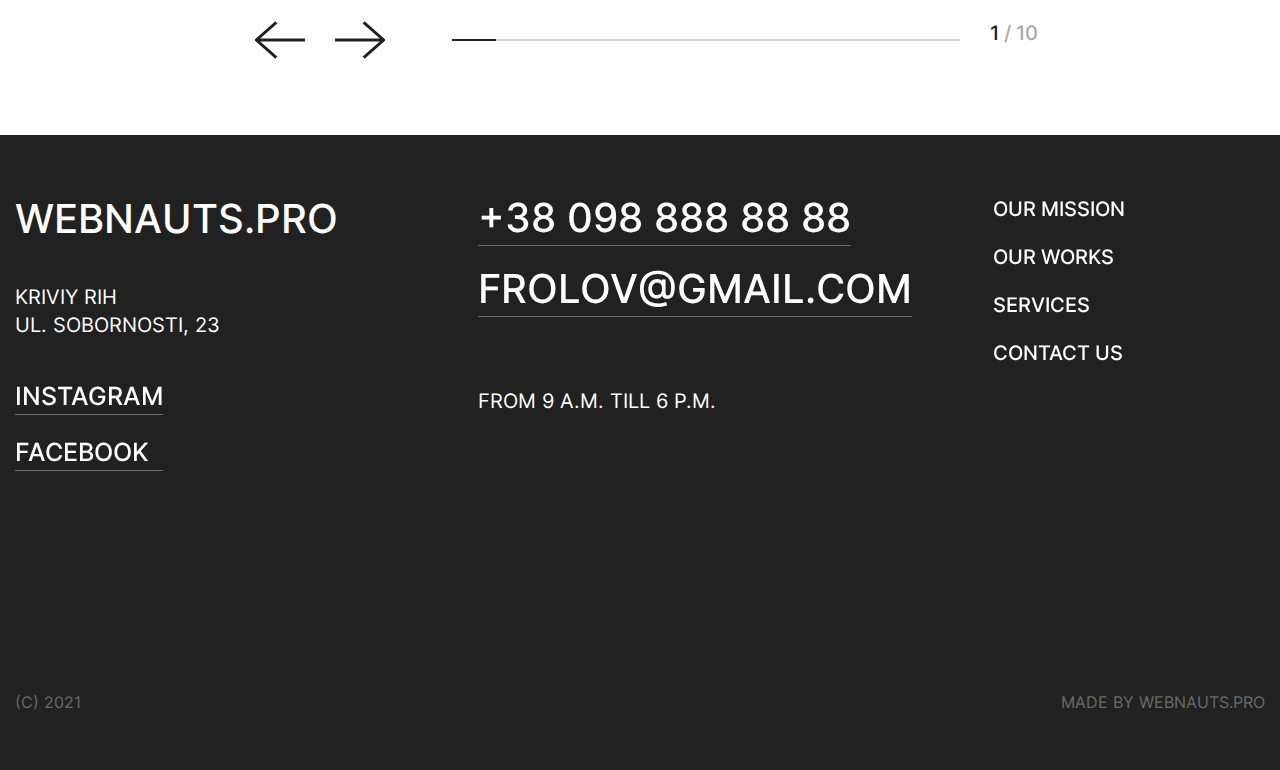
<file: case_page.html>
<!DOCTYPE html>
<html lang="ru">
 <head>
	<title>Webnauts</title>
	<meta charset="UTF-8">
	<meta name="format-detection" content="telephone=no">
	 <link rel="stylesheet" href="css/swiper.min.css">
	<link rel="stylesheet" href="css/style.min.css">
	 <script>document.documentElement.className="js";var supportsCssVars=function(){var e,t=document.createElement("style");return t.innerHTML="root: { --tmp-var: bold; }",document.head.appendChild(t),e=!!(window.CSS&&window.CSS.supports&&window.CSS.supports("font-weight","var(--tmp-var)")),t.parentNode.removeChild(t),e};supportsCssVars()||alert("Please view this demo in a modern browser that supports CSS Variables.");</script>

	 <!--<link rel="shortcut icon" href="favicon.ico">-->
	<!-- <meta name="robots" content="noindex, nofollow"> -->
	<!-- <meta name="viewport" content="width=device-width, initial-scale=1.0, maximum-scale=1.0, user-scalable=0"> -->
	<meta name="viewport" content="width=device-width, initial-scale=1.0">
</head>
<body>
<div class="wrapper">
    <header class="header">
	<div class="header__container _container">
		<div class="header__body ">

			<a href="index.html">
				<div class="header__icon a ">
					<div class="header__icon_logo">
						<img src="img/icons/header_icon.svg" alt="">
					</div>
				</div>
			</a>
			<div class="header__menu menu__body ">
				<form class="header__language a">

					<div class="border_bottom ">
						<div class=" header_input_3d">
							<a href="">
								<div class="label">
									UKR
								</div>
							</a>
						</div>
					</div>

					<div class="border_bottom">
						<div class=" header_input_3d">
							<a href="">
								<div class="label">
									Ru
								</div>
							</a>
						</div>
					</div>
					<div class="border_bottom _active">
						<div class=" header_input_3d">
							<a href="">
								<div class="label">
									Eng
								</div>
							</a>
						</div>
					</div>

					<div class="header__language_circle circle_20 a " >
						<div class="" id="circle_20" ></div>
					</div>
				</form>
				<div class="header__sidebar ">

					<a href="" class="a header__sidebar_3d">Our mission</a>
					<a href="case_page.html" class="a header__sidebar_3d">Our works</a>
					<a href="error_page.html" class="a header__sidebar_3d">Services</a>
					<a href="" class="a header__sidebar_3d">Contact us</a>

				</div>
			</div>
			<button type="button" class="icon-menu">
				<span></span>
				<span></span>
				<span></span>
			</button>
		</div>

	</div>
</header>
    <main class="page">
        <div id="cursor">
        </div>

        <section class="stomatology_promo">
            <div class="stomatology_promo__container _container">
                <div class="stomatology_promo__body">
                    <form class="stomatology_promo__body__sidebar">

                        <div class="border_bottom a _active">
                            <div class=" sidebar_input_3d ">
                                    <a href="">
                                        <div class="label">
                                            Stomatology
                                        </div>
                                    </a>
                            </div>
                        </div>

                        <div class="border_bottom a">
                            <div class=" sidebar_input_3d ">
                                    <a href="">
                                        <div class="label">
                                            Archive
                                        </div>
                                    </a>
                            </div>
                        </div>

                        <div class="border_bottom a">
                            <div class=" sidebar_input_3d ">
                                <a href="">
                                    <div class="label">
                                        Harmony
                                    </div>
                                </a>
                            </div>
                        </div>

                         <div class="border_bottom a">
                            <div class=" sidebar_input_3d ">
                                <a href="">
                                    <div class="label">
                                        Golden Key
                                    </div>
                                </a>
                            </div>
                        </div>

                        <div class="border_bottom a">
                            <div class=" sidebar_input_3d ">
                                <a href="">
                                    <div class="label">
                                        Project 5
                                    </div>
                                </a>
                            </div>
                        </div>

                        <div class="border_bottom a">
                            <div class=" sidebar_input_3d ">
                                <a href="">
                                    <div class="label">
                                        Project 6
                                    </div>
                                </a>
                            </div>
                        </div>

                        <div class="border_bottom a">
                            <div class=" sidebar_input_3d ">
                                <a href="">
                                    <div class="label">
                                        Project 7
                                    </div>
                                </a>
                            </div>
                        </div>

                    </form>
                    <div class="stomatology_promo__body__sidebar_select">
                        <div class="custom-select">
                            <div class="custom-select__header">
                                <div class="custom-select__header-current">Stomatology</div>
                                <div class="custom-select__header-arrow"></div>
                            </div>
                            <div class="custom-select__body">
                                <div class="custom-select__body-box">
                                    <ul class="custom-select__list">
                                        <li class="custom-select__list-item is-active">
                                            Stomatology
                                        </li>
                                        <li class="custom-select__list-item">
                                            Archive
                                        </li>
                                        <li class="custom-select__list-item">
                                            Harmony
                                        </li>
                                        <li class="custom-select__list-item">
                                            Golden Key
                                        </li>
                                        <li class="custom-select__list-item">
                                            Project 5
                                        </li>
                                        <li class="custom-select__list-item">
                                            Project 6
                                        </li>
                                        <li class="custom-select__list-item">
                                            Project 7
                                        </li>
                                    </ul>
                                </div>
                            </div>
                        </div>
                    </div>
                    <section class="stomatology_promo__stomatology _stomatology">
                        <div class="_stomatology__container _sidebar_container">
                            <div class="_stomatology__body">

                                <div class="_stomatology__body_promo">
                                    <div class="_stomatology__body_promo_title">
                                        Stomatology
                                    </div>
                                    <div class="_stomatology__body_promo_title_sub">
                                        <div class="_stomatology__body_promo_subtitle">
                                            <p>
                                                Type:
                                            </p>
                                            <p>
                                                PROMO
                                            </p>
                                        </div>
                                        <div class="_stomatology__body_promo_subtitle1">
                                            <p>
                                                Services
                                            </p>
                                            <p>
                                                UI/UX DESIGN
                                            </p>
                                        </div>
                                    </div>


                                    <div class="_stomatology__body_promo_macbook">
                                        <img src="img/case_page/macbook.png" alt="">
                                    </div>
                                    <div class="_stomatology__body_promo_task">

                                        <div class="_stomatology__body_promo_task_block1">

                                            <div class="_stomatology__body_promo_task_block2">
                                                <div class="_stomatology__body_promo_task_block2_title">
                                                    Task
                                                </div>
                                                <div class="_stomatology__body_promo_task_block2_subtitle">
                                                    We shape the future of brands through craft and curiosity. We shape
                                                    the future of brands through craft and curiosity. We shape the
                                                    future of brands through craft and curiosity. We shape the future of
                                                    brands through craft and curiosity.
                                                </div>
                                            </div>
                                            <div class="_stomatology__body_promo_task_block2">
                                                <div class="_stomatology__body_promo_task_block2_title">
                                                    Solution
                                                </div>
                                                <div class="_stomatology__body_promo_task_block2_subtitle">
                                                    We shape the future of brands through craft and curiosity. We shape
                                                    the future of brands through craft and curiosity. We shape the
                                                    future of brands through craft and curiosity. We shape the future of
                                                    brands through craft and curiosity.
                                                </div>
                                            </div>
                                        </div>
                                        <div class="_stomatology__body_promo_task_block1">
                                            We shape the future of brands through craft and curiosity. We shape the
                                            future of brands through craft and curiosity.We shape the future of brands
                                            through craft and curiosity.
                                        </div>

                                    </div>

                                </div>

                                <div class="_stomatology__body_heading">

                                    <div class="_stomatology__body_heading_img">
                                        <div class="_stomatology__body_heading_img_img">
                                            <img src="img/case_page/section_2.jpg" alt="">
                                        </div>
                                        <div class="">
                                            <div class="_stomatology__body_heading_img_p">
                                                We shape the future of brands through craft and curiosity. We shape the
                                                future of brands through craft and curiosity. We shape the future of
                                                brands through craft and curiosity. We shape the future of brands
                                                through craft and curiosity.
                                            </div>
                                            <div class="_stomatology__body_heading_img_h1">
                                                We shape the future of brands through craft and curiosity. We shape the
                                                future of brands through craft and curiosity. We shape the future of
                                                brands through craft and curiosity. We shape the future of brands
                                                through craft and curiosity.
                                            </div>
                                        </div>
                                    </div>

                                    <div class="_stomatology__body_heading_blocks">

                                        <div class="_stomatology__body_heading_block">
                                            <div class="_stomatology__body_heading_block_title">
                                                Heading
                                            </div>

                                            <div class="_stomatology__body_heading_block_subtitle">
                                                We shape the future of brands through craft and curiosity. We shape the
                                                future of brands through craft and curiosity. We shape the future of
                                                brands through craft and curiosity. We shape the future of brands
                                                through craft and curiosity.
                                            </div>
                                        </div>

                                        <div class="_stomatology__body_heading_block">
                                            <div class="_stomatology__body_heading_block_title">
                                                Heading
                                            </div>

                                            <div class="_stomatology__body_heading_block_subtitle">
                                                We shape the future of brands through craft and curiosity. We shape the
                                                future of brands through craft and curiosity. We shape the future of
                                                brands through craft and curiosity. We shape the future of brands
                                                through craft and curiosity.
                                            </div>
                                        </div>

                                        <div class="_stomatology__body_heading_block">
                                            <div class="_stomatology__body_heading_block_title">
                                                Heading
                                            </div>

                                            <div class="_stomatology__body_heading_block_subtitle">
                                                We shape the future of brands through craft and curiosity. We shape the
                                                future of brands through craft and curiosity. We shape the future of
                                                brands through craft and curiosity. We shape the future of brands
                                                through craft and curiosity.
                                            </div>
                                        </div>

                                        <div class="_stomatology__body_heading_block">
                                            <div class="_stomatology__body_heading_block_title">
                                                Heading
                                            </div>

                                            <div class="_stomatology__body_heading_block_subtitle">
                                                We shape the future of brands through craft and curiosity. We shape the
                                                future of brands through craft and curiosity. We shape the future of
                                                brands through craft and curiosity. We shape the future of brands
                                                through craft and curiosity.
                                            </div>
                                        </div>

                                    </div>

                                    <div class="_stomatology__body_heading_img reverse">
                                        <div class="">
                                            <div class="_stomatology__body_heading_img_p">
                                                We shape the future of brands through craft and curiosity. We shape the
                                                future of brands through craft and curiosity. We shape the future of
                                                brands through craft and curiosity. We shape the future of brands
                                                through craft and curiosity.
                                            </div>
                                            <div class="_stomatology__body_heading_img_h1">
                                                We shape the future of brands through craft and curiosity. We shape the
                                                future of brands through craft and curiosity. We shape the future of
                                                brands through craft and curiosity. We shape the future of brands
                                                through craft and curiosity.
                                            </div>
                                        </div>
                                        <div class="_stomatology__body_heading_img_img">
                                            <img src="img/case_page/section_2_2.jpg" alt="">
                                        </div>
                                    </div>
                                </div>

                                <div class="_stomatology__body_slider">
                                    <div class="_stomatology__body_slider__container">
                                        <div class="_stomatology__body_slider__container_hidden">

                                            <div class="_stomatology__body_slider_swiper swiper">

                                                <div class="swiper-wrapper">

                                                    <div class="_stomatology__body_slider_swiper_slide swiper-slide">
                                                        <img src="img/case_page/slider_1.jpg" alt="">
                                                    </div>

                                                    <div class="_stomatology__body_slider_swiper_slide swiper-slide">
                                                        <img src="img/case_page/slider_2.jpg" alt="">
                                                    </div>

                                                    <div class="_stomatology__body_slider_swiper_slide swiper-slide">
                                                        <img src="img/case_page/slider_1.jpg" alt="">
                                                    </div>

                                                    <div class="_stomatology__body_slider_swiper_slide swiper-slide">
                                                        <img src="img/case_page/slider_2.jpg" alt="">
                                                    </div>

                                                    <div class="_stomatology__body_slider_swiper_slide swiper-slide">
                                                        <img src="img/case_page/slider_1.jpg" alt="">
                                                    </div>

                                                    <div class="_stomatology__body_slider_swiper_slide swiper-slide">
                                                        <img src="img/case_page/slider_2.jpg" alt="">
                                                    </div>

                                                    <div class="_stomatology__body_slider_swiper_slide swiper-slide">
                                                        <img src="img/case_page/slider_1.jpg" alt="">
                                                    </div>

                                                    <div class="_stomatology__body_slider_swiper_slide swiper-slide">
                                                        <img src="img/case_page/slider_2.jpg" alt="">
                                                    </div>

                                                    <div class="_stomatology__body_slider_swiper_slide swiper-slide">
                                                        <img src="img/case_page/slider_1.jpg" alt="">
                                                    </div>

                                                    <div class="_stomatology__body_slider_swiper_slide swiper-slide">
                                                        <img src="img/case_page/slider_2.jpg" alt="">
                                                    </div>

                                                </div>

                                            </div>

                                        </div>

                                    </div>
                                    <div class="swiper_buttons">
                                        <div class="swiper-button-prev1 a">
                                            <svg width="50" height="50" viewBox="0 0 50 50" fill="none"
                                                 xmlns="http://www.w3.org/2000/svg">
                                                <g clip-path="url(#clip0_321:639)">
                                                    <path d="M20.35 43.7468L22.2903 41.5518L5.22325 26.465L50 26.465L50 23.5353L5.22325 23.5353L22.2903 8.44848L20.35 6.25346L1.31492e-05 24.2422L1.30167e-05 25.7581L20.35 43.7468Z"
                                                          fill="#212121"/>
                                                </g>
                                                <defs>
                                                    <clipPath id="clip0_321:639">
                                                        <rect width="50" height="50" fill="white"/>
                                                    </clipPath>
                                                </defs>
                                            </svg>
                                        </div>
                                        <div class="swiper-button-next1 a">
                                            <svg width="50" height="50" viewBox="0 0 50 50" fill="none"
                                                 xmlns="http://www.w3.org/2000/svg">
                                                <g clip-path="url(#clip0_321:644)">
                                                    <path d="M29.65 43.7468L27.7097 41.5518L44.7767 26.465L-1.51083e-06 26.465L-1.76695e-06 23.5353L44.7767 23.5353L27.7097 8.44848L29.65 6.25346L50 24.2422L50 25.7581L29.65 43.7468Z"
                                                          fill="#212121"/>
                                                </g>
                                                <defs>
                                                    <clipPath id="clip0_321:644">
                                                        <rect width="50" height="50" fill="white"
                                                              transform="matrix(-1 0 0 1 50 0)"/>
                                                    </clipPath>
                                                </defs>
                                            </svg>

                                        </div>
                                    </div>
                                    <div class="swiper-pagination"></div>
                                    <div class="swiper_pagination_progressbar">
                                        <div id="progress"></div>
                                    </div>
                                </div>

                            </div>
                        </div>
                    </section>

                </div>
            </div>
        </section>
    </main>
    <footer class="footer">
    <div class="footer__container _container">
        <div class="footer__body">
            <div class="footer__block1">

                <div class="footer__block1_title">
                    WEBNAUTS.PRO
                </div>

                <div class="footer__block1_subtitle">
                    <p>Kriviy Rih </p>
                    <p>
                        Ul. Sobornosti, 23
                    </p>
                </div>

                <div class="footer__block1_messengers a">

                    <div class="border_bottom">
                        <a href="" class=" footer_3d_block1">
                            Instagram
                        </a>
                    </div>

                    <div class="border_bottom">
                        <a href="" class=" footer_3d_block1">
                            Facebook
                        </a>
                    </div>

                </div>

            </div>
            <div class="footer__block2">

                <div class="a">
                    <div class="footer__block2_tel ">
                        <div class="border_bottom ">

                            <a href="tel:+38 098 888 88 88" class=" footer_3d_block2">
                                +38 098 888 88 88
                            </a>
                        </div>
                    </div>
                </div>

                <div class="footer__block2_email a">
                    <div class="border_bottom ">
                        <div class="">
                            <a href="mailto:frolov@gmail.com" class=" footer_3d_block2">
                                frolov@gmail.com
                            </a>
                        </div>
                    </div>
                </div>

                <div class="footer__block2_from">
                    from 9 a.m. till 6 p.m.
                </div>

            </div>
            <div class="footer__block3">
                <div class="footer__sidebar">
                    <a href="" class="a footer__sidebar_3d">Our mission</a>
                    <a href="" class="a footer__sidebar_3d ">Our works</a>
                    <a href="" class="a footer__sidebar_3d">Services</a>
                    <a href="" class="a footer__sidebar_3d">Contact us</a>
                </div>

            </div>
            <div class="footer__footer">
                <div class="footer__block1_year">
                    (c) 2021
                </div>
                <div class="footer_made_in">
                    made by Webnauts.pro
                </div>
            </div>

        </div>
    </div>
</footer>
</div>

<script src="js/three.min.js"></script>
<script src="js/TweenMax.min.js"></script>
<script src="js/imagesloaded.pkgd.min.js"></script>
<script src="js/hover.js"></script>
<script src="js/swiper.min.js"></script>
<script src="js/vendors.min.js"></script>
<script src="js/app.min.js"></script>



</body>
</html>
</file>
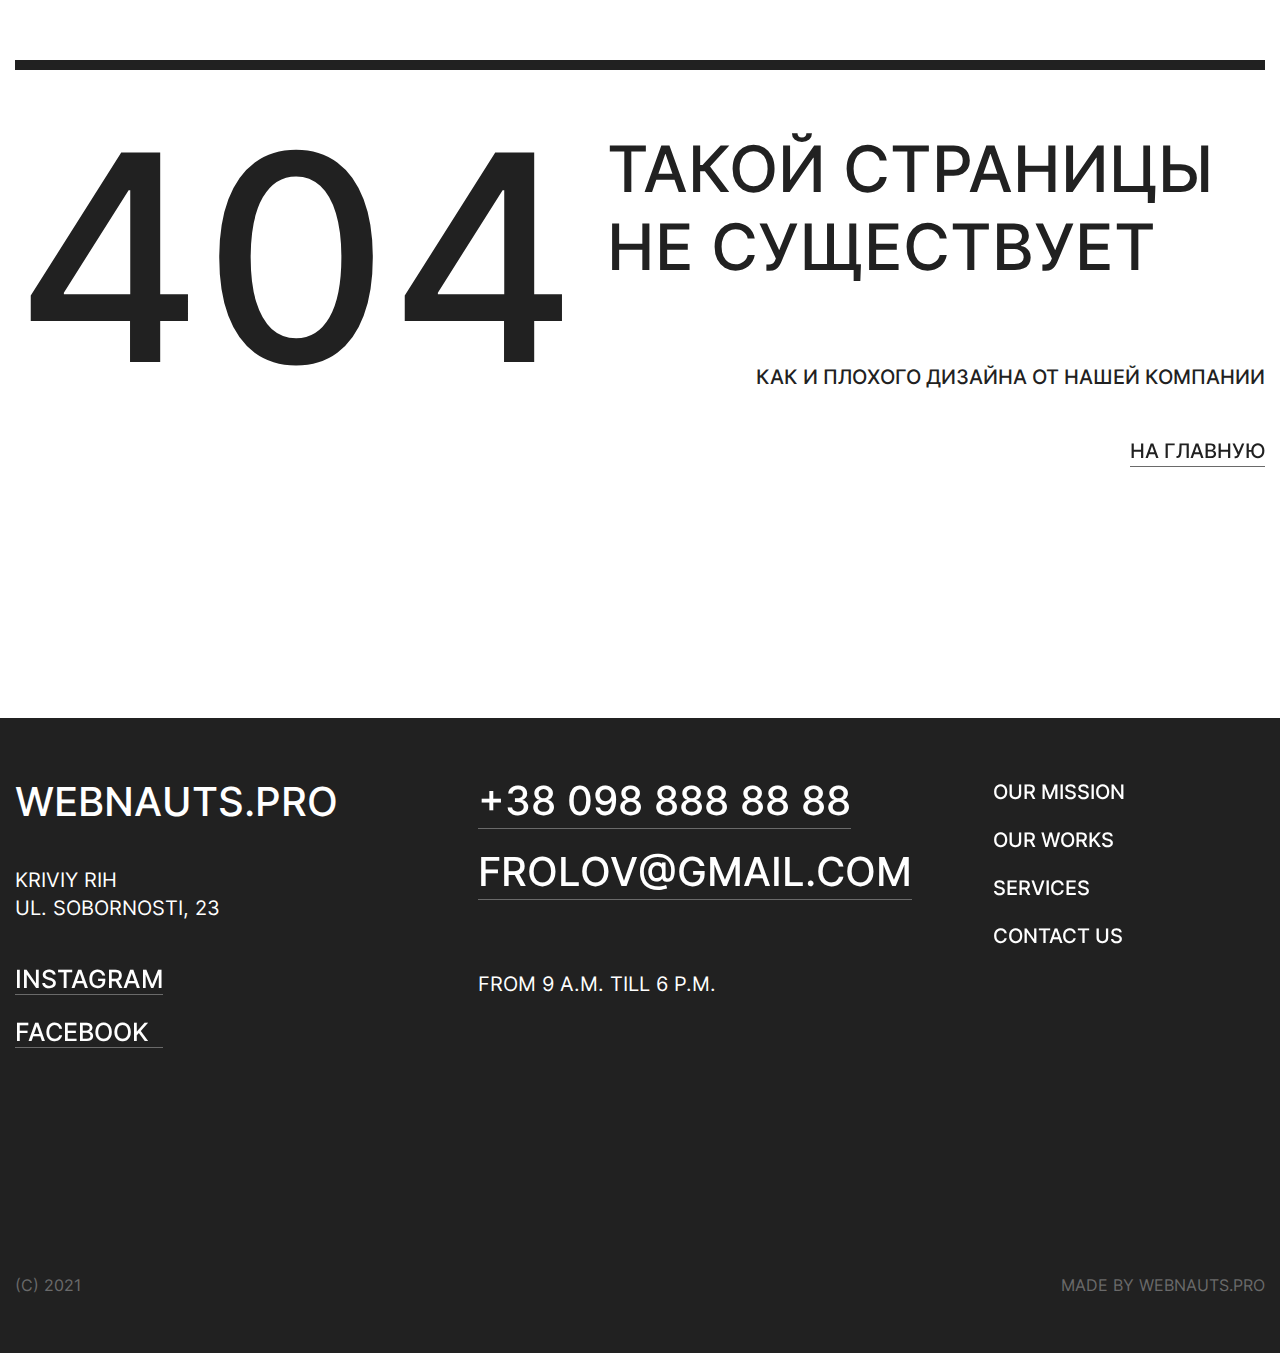
<file: error_page.html>
<!DOCTYPE html>
<html lang="ru">
 <head>
	<title>404 Webnauts </title>
	<meta charset="UTF-8">
	<meta name="format-detection" content="telephone=no">
	 <link rel="stylesheet" href="css/swiper.min.css">
	<link rel="stylesheet" href="css/style.min.css">
	 <script>document.documentElement.className="js";var supportsCssVars=function(){var e,t=document.createElement("style");return t.innerHTML="root: { --tmp-var: bold; }",document.head.appendChild(t),e=!!(window.CSS&&window.CSS.supports&&window.CSS.supports("font-weight","var(--tmp-var)")),t.parentNode.removeChild(t),e};supportsCssVars()||alert("Please view this demo in a modern browser that supports CSS Variables.");</script>

	 <!--<link rel="shortcut icon" href="favicon.ico">-->
	<!-- <meta name="robots" content="noindex, nofollow"> -->
	<!-- <meta name="viewport" content="width=device-width, initial-scale=1.0, maximum-scale=1.0, user-scalable=0"> -->
	<meta name="viewport" content="width=device-width, initial-scale=1.0">
</head>
<body>
<div class="wrapper">
    <header class="header">
	<div class="header__container _container">
		<div class="header__body ">

			<a href="index.html">
				<div class="header__icon a ">
					<div class="header__icon_logo">
						<img src="img/icons/header_icon.svg" alt="">
					</div>
				</div>
			</a>
			<div class="header__menu menu__body ">
				<form class="header__language a">

					<div class="border_bottom ">
						<div class=" header_input_3d">
							<a href="">
								<div class="label">
									UKR
								</div>
							</a>
						</div>
					</div>

					<div class="border_bottom">
						<div class=" header_input_3d">
							<a href="">
								<div class="label">
									Ru
								</div>
							</a>
						</div>
					</div>
					<div class="border_bottom _active">
						<div class=" header_input_3d">
							<a href="">
								<div class="label">
									Eng
								</div>
							</a>
						</div>
					</div>

					<div class="header__language_circle circle_20 a " >
						<div class="" id="circle_20" ></div>
					</div>
				</form>
				<div class="header__sidebar ">

					<a href="" class="a header__sidebar_3d">Our mission</a>
					<a href="case_page.html" class="a header__sidebar_3d">Our works</a>
					<a href="error_page.html" class="a header__sidebar_3d">Services</a>
					<a href="" class="a header__sidebar_3d">Contact us</a>

				</div>
			</div>
			<button type="button" class="icon-menu">
				<span></span>
				<span></span>
				<span></span>
			</button>
		</div>

	</div>
</header>
    <main class="page">
        <section class="error_page">
            <div  id="cursor"></div>
            <div class="error_page__container _container">
                <div class="error_page__body">

                    <div class="error_page__code">
                            404
                    </div>
                    <div class="error_page__title">
                        <div class="error_page__title_title">
                            Такой страницы не существует
                        </div>
                        <div class="error_page__title_subtitle">
                            Как и плохого дизайна от нашей компании
                        </div>

                        <div class="error_page__title_button a">
                            <div class="border_bottom">
                                <a href="index.html" class="error_page__title_button_3d">
                                    На главную
                                </a>
                            </div>
                        </div>

                    </div>
                </div>
            </div>
        </section>

    </main>
    <footer class="footer">
    <div class="footer__container _container">
        <div class="footer__body">
            <div class="footer__block1">

                <div class="footer__block1_title">
                    WEBNAUTS.PRO
                </div>

                <div class="footer__block1_subtitle">
                    <p>Kriviy Rih </p>
                    <p>
                        Ul. Sobornosti, 23
                    </p>
                </div>

                <div class="footer__block1_messengers a">

                    <div class="border_bottom">
                        <a href="" class=" footer_3d_block1">
                            Instagram
                        </a>
                    </div>

                    <div class="border_bottom">
                        <a href="" class=" footer_3d_block1">
                            Facebook
                        </a>
                    </div>

                </div>

            </div>
            <div class="footer__block2">

                <div class="a">
                    <div class="footer__block2_tel ">
                        <div class="border_bottom ">

                            <a href="tel:+38 098 888 88 88" class=" footer_3d_block2">
                                +38 098 888 88 88
                            </a>
                        </div>
                    </div>
                </div>

                <div class="footer__block2_email a">
                    <div class="border_bottom ">
                        <div class="">
                            <a href="mailto:frolov@gmail.com" class=" footer_3d_block2">
                                frolov@gmail.com
                            </a>
                        </div>
                    </div>
                </div>

                <div class="footer__block2_from">
                    from 9 a.m. till 6 p.m.
                </div>

            </div>
            <div class="footer__block3">
                <div class="footer__sidebar">
                    <a href="" class="a footer__sidebar_3d">Our mission</a>
                    <a href="" class="a footer__sidebar_3d ">Our works</a>
                    <a href="" class="a footer__sidebar_3d">Services</a>
                    <a href="" class="a footer__sidebar_3d">Contact us</a>
                </div>

            </div>
            <div class="footer__footer">
                <div class="footer__block1_year">
                    (c) 2021
                </div>
                <div class="footer_made_in">
                    made by Webnauts.pro
                </div>
            </div>

        </div>
    </div>
</footer>
</div>

<script src="js/three.min.js"></script>
<script src="js/TweenMax.min.js"></script>
<script src="js/imagesloaded.pkgd.min.js"></script>
<script src="js/hover.js"></script>
<script src="js/swiper.min.js"></script>
<script src="js/vendors.min.js"></script>
<script src="js/app.min.js"></script>



</body>
</html>
</file>
<file: css/style.min.css>
@charset "UTF-8";
@font-face {
  font-family: "Inter";
  font-display: swap;
  src: url("../fonts/Inter-Medium.woff2") format("woff2"), url("../fonts/Inter-Medium.woff") format("woff");
  font-weight: 500;
  font-style: normal;
}
@font-face {
  font-family: "Inter";
  font-display: swap;
  src: url("../fonts/Inter-SemiBold.woff2") format("woff2"), url("../fonts/Inter-SemiBold.woff") format("woff");
  font-weight: 600;
  font-style: normal;
}
@font-face {
  font-family: "Inter";
  font-display: swap;
  src: url("../fonts/Inter-Regular.woff2") format("woff2"), url("../fonts/Inter-Regular.woff") format("woff");
  font-weight: 400;
  font-style: normal;
}
* {
  padding: 0px;
  margin: 0px;
  border: 0px;
}

*,
*:before,
*:after {
  -moz-box-sizing: border-box;
  -webkit-box-sizing: border-box;
  box-sizing: border-box;
}

aside,
nav,
footer,
header,
section {
  display: block;
}

html {
  font-size: 16px;
}
html,
body {
  height: 100%;
  min-width: 375px;
}

body {
  line-height: 1;
  font-family: "Inter";
  -ms-text-size-adjust: 100%;
  -moz-text-size-adjust: 100%;
  -webkit-text-size-adjust: 100%;
}

input,
button,
textarea {
  font-family: "Inter";
  font-size: inherit;
}

input::-ms-clear {
  display: none;
}

button {
  cursor: pointer;
  background-color: inherit;
}

button::-moz-focus-inner {
  padding: 0;
  border: 0;
}

a,
a:visited {
  text-decoration: none;
}

a:hover {
  text-decoration: none;
}

ul li {
  list-style: none;
}

img {
  vertical-align: top;
}

h1,
h2,
h3,
h4,
h5,
h6 {
  font-weight: inherit;
  font-size: inherit;
}

/*
&::-webkit-scrollbar {
	display: none;
}
*/
html {
  min-width: 375px;
}

body {
  color: #212121;
  --x: -1000;
  --y: 0;
  --rotate_x: 0;
  --rotate_y: 0;
  --rotate: 0;
}
body._lock {
  overflow: hidden;
}

/*----3d-animation-----*/
.a_container_animation3d_3d {
  position: relative;
  cursor: pointer;
  display: block;
  transition: all ease-in-out 0.4s;
  transform-style: preserve-3d;
}
.a_container_animation3d_default {
  position: relative;
  top: 0;
  left: 0;
  opacity: 1;
  transform: translateZ(1em);
}
.a_container_animation3d_hover {
  position: absolute;
  top: 0;
  left: 0;
  opacity: 0.5;
  transition: 400ms ease;
  transform: rotateX(-90deg) translate3d(0, -50%, 1em);
}
.a_container_animation3d:hover .a_container_animation3d_3d {
  transform: rotateX(90deg);
}
.a_container_animation3d:hover .a_container_animation3d_default {
  opacity: 0.5;
  transition: 400ms ease;
}
.a_container_animation3d:hover .a_container_animation3d_hover {
  opacity: 1;
}

/*--border--bottom-with-anim3d-*/
.border_bottom {
  padding-bottom: 5px;
  display: inline-block;
  border-bottom: 1px solid #6A6A6A;
}
.border_bottom .a_container_animation3d_hover {
  transform: rotateX(-90deg) translate3d(0, 0, 1em);
}
.border_bottom .a_container_animation3d:hover .a_container_animation3d_default {
  transform: translate3d(0, 0, 0.5em);
}
.border_bottom .a_container_animation3d_default {
  transform: translate3d(0, 0, 0.5em);
}

.border_bottom:hover {
  border-bottom: 1px solid #EA2F2F;
}

/*--animation-hover-effect------*/
.my-div {
  height: 620px;
  width: 1194px;
}

.animation_transition_double_effect,
.animation_transition_double_effect2,
.animation_transition_double_effect3,
.animation_transition_double_effect5,
.animation_transition_double_effect4 {
  height: 360px;
  width: 276px;
}

/*--cursor-----*/
body {
  --scale: 1 ;

}

@media (min-width: 1050px) {
  #cursor {
    user-select: none;
    z-index: 1000;
    position: fixed;
    top: -1000px;
    left: 0;
    pointer-events: none;
    width: 12px;
    height: 12px;
    border-radius: 50%;
    will-change: transform;
    transform: translate(var(--x), var(--y));
    transition: transform 100ms ease 0s;
  }
  #cursor:after {
    content: "";
    position: absolute;
    width: 12px;
    height: 12px;
    background-color: #EA2F2F;
    border-radius: 50%;
    will-change: transform;
    transform: scale(var(--scale));
    transition: transform 600ms ease 0s;
  }
  #cursor__hover {
    top: -1000px;
    left: 0;
    z-index: 1000;
    pointer-events: none;
    position: fixed;
    border-radius: 50%;
    width: 12px;
    height: 12px;
    will-change: transform;
    transform: translate(var(--x), var(--y));
    transition: transform 100ms ease 0s;
  }
  #cursor__hover:after {
    content: "";
    position: absolute;
    width: 12px;
    height: 12px;
    background: url("../img/icons/cursor_hover.svg") center/cover no-repeat;
    border-radius: 50%;
    will-change: transform;
    transform: scale(var(--scale));
    transition: transform 600ms ease 0s;
  }
  #cursor__hover_white {
    top: -1000px;
    left: 0;
    z-index: 1000;
    pointer-events: none;
    position: fixed;
    border-radius: 50%;
    width: 12px;
    height: 12px;
    will-change: transform;
    transform: translate(var(--x), var(--y));
    transition: transform 100ms ease 0s;
  }
  #cursor__hover_white:after {
    content: "";
    position: absolute;
    width: 12px;
    height: 12px;
    background: url("../img/icons/cursor_hover_white.svg") center/cover no-repeat;
    border-radius: 50%;
    will-change: transform;
    transform: scale(var(--scale));
    transition: transform 600ms ease 0s;
  }
  #cursor__hover_white__cursor {
    top: -1000px;
    left: 0;
    z-index: 1000;
    pointer-events: none;
    position: fixed;
    border-radius: 50%;
    width: 12px;
    height: 12px;
    will-change: transform;
    transform: translate(var(--x), var(--y));
    transition: transform 100ms ease 0s;
  }
  #cursor__hover_white__cursor:after {
    content: "";
    position: absolute;
    width: 12px;
    height: 12px;
    background: #EA2F2F;
    border-radius: 50%;
    will-change: transform;
    transform: scale(var(--scale));
    transition: transform 600ms ease 0s;
  }
  #cursor__hover__cursor {
    top: -1000px;
    left: 0;
    z-index: 1000;
    border-radius: 50%;
    pointer-events: none;
    position: fixed;
    width: 12px;
    height: 12px;
    will-change: transform;
    transform: translate(var(--x), var(--y));
    transition: transform 100ms ease 0s;
  }
  #cursor__hover__cursor:after {
    content: "";
    position: absolute;
    width: 12px;
    height: 12px;
    background-color: #EA2F2F;
    border-radius: 50%;
    will-change: transform;
    transform: scale(var(--scale));
    transition: transform 600ms ease 0s;
  }
  #cursor__video_hover {
    top: -1000px;
    left: 0;
    z-index: 1000;
    pointer-events: none;
    position: fixed;
    border-radius: 50%;
    width: 12px;
    height: 12px;
    will-change: transform;
    transform: translate(var(--x), var(--y));
    transition: transform 100ms ease 0s;
  }
  #cursor__video_hover:after {
    content: "";
    position: absolute;
    width: 12px;
    height: 12px;
    background: url("../img/icons/cursor_video.svg") center/cover no-repeat;
    border-radius: 50%;
    will-change: transform;
    transform: scale(var(--scale));
    transition: transform 600ms ease 0s;
  }
  #cursor__video_hover__cursor, #cursor__slider_hover__cursor {
    top: -1000px;
    left: 0;
    z-index: 1000;
    pointer-events: none;
    position: fixed;
    border-radius: 50%;
    width: 12px;
    height: 12px;
    will-change: transform;
    transform: translate(var(--x), var(--y));
    transition: transform 100ms ease 0s;
  }
  #cursor__video_hover__cursor:after, #cursor__slider_hover__cursor:after {
    content: "";
    position: absolute;
    width: 12px;
    height: 12px;
    background: #EA2F2F;
    border-radius: 50%;
    will-change: transform;
    transform: scale(var(--scale));
    transition: transform 600ms ease 0s;
  }
  #cursor__slider_hover {
    top: -1000px;
    left: 0;
    z-index: 1000;
    pointer-events: none;
    position: fixed;
    border-radius: 50%;
    width: 12px;
    height: 12px;
    will-change: transform;
    transform: translate(var(--x), var(--y));
    transition: transform 100ms ease 0s;
  }
  #cursor__slider_hover:after {
    content: "";
    position: absolute;
    width: 12px;
    height: 12px;
    background: url("../img/icons/cursor_slider.svg") center/cover no-repeat;
    border-radius: 50%;
    will-change: transform;
    transform: scale(var(--scale));
    transition: transform 600ms ease 0s;
  }
}
/*------------custom-select----*/
.custom-select {
  position: relative;
  width: 100%;
  max-width: 427px;
  font-weight: 500;
  font-size: 25px;
  line-height: 35px;
  text-transform: uppercase;
  color: #EA2F2F;
}
.custom-select.is-active .custom-select__body-box {
  max-height: 204px;
}
.custom-select.is-active .custom-select__header-arrow {
  transform: rotate(-180deg);
}
.custom-select__header {
  cursor: pointer;
  display: flex;
  align-items: center;
  justify-content: space-between;
  width: 100%;
  font-weight: 500;
  font-size: 25px;
  line-height: 35px;
  border-bottom: 1px solid #A9A9A9;
}
.custom-select__header-current {
  font-weight: 500;
  font-size: 25px;
  line-height: 35px;
  padding-bottom: 5px;
}
.custom-select__header-arrow {
  width: 24px;
  height: 24px;
  margin-left: 15px;
  background: url(../img/icons/arrow-select.svg) center/100% 100% no-repeat;
  transition: all 0.3s;
}
.custom-select__body {
  width: 100%;
  z-index: 1000;
}
.custom-select__body-box {
  margin-top: 6px;
  width: 100%;
  max-height: 0;
  overflow: hidden;
  transition: all 0.3s;
}
.custom-select__list {
  padding: 14px 10px;
  max-height: 204px;
  height: 100%;
  overflow: auto;
}
.custom-select__list::-webkit-scrollbar {
  width: 5px;
}
.custom-select__list::-webkit-scrollbar-track {
  background: transparent;
}
.custom-select__list::-webkit-scrollbar-thumb {
  background: #A9A9A9;
}
.custom-select__list-item {
  cursor: pointer;
  color: #212121;
  padding: 5px 0;
  transition: all 0.3s;
}
.custom-select__list-item.is-active {
  color: #EA2F2F;
}
.custom-select__list-item:hover {
  color: #EA2F2F;
}

/*---end-custom-select--*/
/*-----cirle-parallax---*/
#circle_20 {
  position: absolute;
  top: 0;
  left: 0;
  width: 20px;
  height: 20px;
  border-radius: 50%;
  background: #EA2F2F;
  z-index: -1;
}
@media screen and (max-width: 1050px) {
  #circle_20 {
    z-index: 1;
  }
}
@media (min-width: 1050px) {
  #circle_20._active {
    will-change: transform;
    transform: translate(var(--x), var(--y));
    transition: transform 250ms ease 0s;
    z-index: -1;
  }
}

/* Page Loader */
.js .loading::before {
  content: "";
  position: fixed;
  z-index: 100000;
  top: 0;
  left: 0;
  width: 100%;
  height: 100%;
  background: var(--color-bg);
}

.js .loading::after {
  content: "";
  position: fixed;
  z-index: 100000;
  top: 50%;
  left: 50%;
  width: 60px;
  height: 60px;
  margin: -30px 0 0 -30px;
  pointer-events: none;
  border-radius: 50%;
  opacity: 0.4;
  background: var(--color-link);
  animation: loaderAnim 0.7s linear infinite alternate forwards;
}

@keyframes loaderAnim {
  to {
    opacity: 1;
    transform: scale3d(0.5, 0.5, 1);
  }
}
.grid__item {
  position: relative;
  display: flex;
  align-items: stretch;
  width: 100%;
}

.grid__item--bg {
  background-color: var(--item-bg);
  height: 100%;
}

.grid__item-content {
  width: 100%;
  padding: 8%;
  display: flex;
  flex-direction: column;
  overflow: hidden;
  pointer-events: none;
  background: var(--item-bg);
}

.grid__item--bg .grid__item-content {
  position: absolute;
  height: 100%;
  width: 100%;
  top: 0;
  left: 0;
}

.grid__item-img {
  display: block;
  height: 100%;
  width: 100%;
}

.grid__item-img canvas {
  height: 100%;
}

.grid__item-img img {
  height: 100%;
  display: block;
}

.grid__item-img img:nth-child(2) {
  position: absolute;
  top: 0;
  left: 0;
  opacity: 0;
  transition: opacity 0.3s;
}

.grid__item:hover .grid__item-img img:nth-child(2) {
  opacity: 1;
}

.js .grid__item-img img {
  display: none;
}

.grid__item-title {
  font-weight: 700;
  font-size: 2.5rem;
  line-height: 1;
  margin: 2rem 0 0 0;
  color: var(--item-title);
}

.grid__item-title--small {
  font-size: 1.5rem;
  line-height: 1.25;
  margin-bottom: 1rem;
}

.grid__item-meta {
  text-transform: uppercase;
  font-weight: 400;
  letter-spacing: 0.25rem;
  font-size: 0.95rem;
  color: var(--item-meta);
}

.grid__item-subtitle {
  display: block;
  margin: auto 0 0 0;
  font-weight: 400;
  font-size: 1.5em;
  color: var(--item-subtitle);
}

.grid__item-subtitle span {
  display: block;
}

.grid__item-text {
  font-size: 1rem;
  line-height: 1.75;
  margin: 2rem 0 0 0;
  color: var(--item-text);
}

.grid__item-link {
  display: inline-block;
  color: currentColor;
  font-weight: 700;
  font-size: 0.95rem;
  position: relative;
  padding: 0 0 0.2rem;
  pointer-events: auto;
  color: var(--item-link);
}

.grid__item-link:focus,
.grid__item-link:hover {
  color: var(--item-link-hover);
}

.grid__item-link::before {
  content: "";
  position: absolute;
  background: currentColor;
  width: 80%;
  height: 1px;
  bottom: 0;
  transform-origin: 0% 50%;
  transform: scale3d(0, 1, 1);
  opacity: 0;
  transition: all 0.3s;
  transition-property: opacity, transform;
}

.grid__item-link:hover::before {
  opacity: 1;
  transform: scale3d(1, 1, 1);
}

.grid__item-link + .grid__item-link {
  margin: 0 0 0 3rem;
}

.grid__item-text + .grid__item-link {
  white-space: nowrap;
  margin-top: 1rem;
  align-self: flex-start;
  margin-top: auto;
}

.grid__item-nav {
  display: flex;
}

.wrapper {
  width: 100%;
  min-height: 100%;
  overflow: hidden;
  display: flex;
  flex-direction: column;
}

._container {
  max-width: 1530px;
  padding: 0 15px;
  margin: 0 auto;
}
@media (max-width: 1542px) {
  ._container {
    max-width: 1500px;
  }
}
@media (max-width: 1440px) {
  ._container {
    max-width: 1300px;
  }
}
@media (max-width: 1050px) {
  ._container {
    max-width: 850px;
  }
}
@media (max-width: 793px) {
  ._container {
    max-width: none;
    padding: 0 10px;
  }
}

.button {
  display: inline-flex;
  padding: 0px 0px;
}
.button._fw {
  width: 100%;
}

.select {
  position: relative;
}
.select__item {
  position: relative;
}
.select__title {
  color: #000;
  border: 1px solid #d9d9d9;
  background-color: #fff;
  cursor: pointer;
  border-radius: 4px;
}
@media (max-width: 1050px) {
  .select__title {
    font-size: 18px;
  }
}
.select__value {
  display: flex;
  font-size: 14px;
  height: 30px;
  padding: 0px 15px;
  align-items: center;
  justify-content: space-between;
  flex-direction: row-reverse;
}
.select__value span {
  height: 1em;
  overflow: hidden;
  display: -webkit-box;
  -webkit-line-clamp: 1;
  -webkit-box-orient: vertical;
}
.select__value:before {
  content: "";
  display: inline-block;
  transition: all 0.3s ease 0s;
  width: 11px;
  height: 7px;
  background: url("../img/icons/select.svg") center/100% no-repeat;
}
.select__input {
  width: 100%;
  background-color: transparent;
  height: 100%;
}
.select__options {
  color: #000;
  position: absolute;
  top: 29px;
  border-radius: 0 0 4px 4px;
  min-width: 100%;
  left: 0;
  background-color: #fff;
  border-top: 0;
  border: 1px solid #d9d9d9;
  border-top: 0;
  font-size: 14px;
  padding: 10px 0px 5px 0px;
}
@media (max-width: 1050px) {
  .select__options {
    font-size: 18px;
  }
}
.select__option {
  cursor: pointer;
  padding: 5px 15px;
  margin: 0px 0px 0px 0px;
}
@media (min-width: 992px) {
  .select__option:hover {
    background: #d9d9d9;
  }
}
.select._active {
  z-index: 5;
}
.select._active .select__value:before {
  transform: rotate(-180deg);
}
.select._active .select__options {
  display: block;
}

input[type=text],
input[type=email],
input[type=tel],
textarea {
  -webkit-appearance: none;
  -moz-appearance: none;
  appearance: none;
}
input[type=text]:focus,
input[type=email]:focus,
input[type=tel]:focus,
textarea:focus {
  outline: none;
}

.input {
  border-radius: 0 !important;
  width: 100%;
  display: block;
  padding: 0px 20px;
}
textarea.input {
  resize: none;
  padding: 0px 0px;
}

.checkbox {
  position: relative;
}
.checkbox__input {
  position: absolute;
  width: 0;
  height: 0;
  opacity: 0;
  visibility: hidden;
}
.checkbox__input:checked + .checkbox__text:before {
  background: #fff url("../img/icons/check.svg") center no-repeat;
}
.checkbox__text {
  display: inline-flex;
  align-items: center;
  position: relative;
  font-size: 16px;
  color: #ffffff;
  letter-spacing: -0.3px;
  line-height: 1.25;
  cursor: pointer;
}
.checkbox__text:before {
  content: "";
  align-self: flex-start;
  margin: 0px 14px 0px 0px;
  flex: 0 0 20px;
  left: 0;
  top: 0;
  width: 20px;
  height: 18px;
  background: #fff;
  border: 1px solid #a7a9ac;
}
.checkbox a {
  color: #fff;
  text-decoration: underline;
}
@media (min-width: 992px) {
  .checkbox a:hover {
    text-decoration: none;
  }
}
.checkbox._error .checkbox__text:before {
  border: 1px solid #ee1212;
}

.options {
  display: flex;
  flex-direction: column;
  align-items: flex-start;
}
.options__item {
  position: relative;
  cursor: pointer;
}
.options__input {
  position: absolute;
  width: 0;
  height: 0;
  opacity: 0;
  left: 0;
  top: 0;
  visibility: hidden;
}
.options__input:checked + .options__text:after {
  transform: scale(1);
}
.options__text {
  display: inline-flex;
  align-items: center;
  position: relative;
  font-size: 16px;
  color: #ffffff;
  letter-spacing: -0.3px;
  line-height: 1.25;
}
.options__text:before {
  content: "";
  align-self: flex-start;
  margin: 0px 14px 0px 0px;
  flex: 0 0 20px;
  left: 0;
  top: 0;
  border-radius: 50%;
  width: 20px;
  height: 18px;
  background: #fff;
  border: 1px solid #a7a9ac;
}
.options__text:after {
  content: "";
  transition: all 0.3s ease 0s;
  transform: scale(0);
  width: 10px;
  height: 10px;
  border-radius: 50%;
  background-color: #77243a;
  position: absolute;
  left: 5px;
  top: 4px;
}

.rating {
  display: flex;
  align-items: flex-end;
  font-size: 40px;
  line-height: 0.75;
  transition: opacity 0.3s ease 0s;
}

.rating.rating_sending {
  opacity: 0.2;
}

.rating.rating_set .rating__active,
.rating.rating_set .rating__item {
  cursor: pointer;
}

.rating__body {
  position: relative;
}

.rating__body::before {
  content: "★★★★★";
  display: block;
}

.rating__active {
  position: absolute;
  width: 0%;
  height: 100%;
  top: 0;
  left: 0;
  overflow: hidden;
}

.rating__active::before {
  content: "★★★★★";
  position: absolute;
  width: 100%;
  height: 100%;
  top: 0;
  left: 0;
  color: #ffd300;
}

.rating__items {
  display: flex;
  position: absolute;
  width: 100%;
  height: 100%;
  top: 0;
  left: 0;
}

.rating__item {
  flex: 0 0 20%;
  height: 100%;
  opacity: 0;
}

.rating__value {
  font-size: 50%;
  line-height: 1;
  padding: 0px 0px 0px 10px;
}

.quantity {
  width: 88px;
  height: 40px;
  display: flex;
  border: 1px solid rgba(166, 166, 166, 0.45);
}
.quantity__button {
  flex: 0 0 30px;
  position: relative;
  cursor: pointer;
}
.quantity__button::before, .quantity__button::after {
  content: "";
  position: absolute;
  top: 50%;
  left: 50%;
  transition: all 0.3s ease 0s;
  margin: 0px 0px 0px -4.5px;
  background-color: #a6a6a6;
  width: 9px;
  height: 1px;
}
@media (min-width: 1050px) {
  .quantity__button:hover::before, .quantity__button:hover::after {
    background-color: rgba(0, 0, 0, 0.5);
  }
}
.quantity__button_plus::before {
  transform: rotate(-90deg);
}
.quantity__input {
  flex: 1 1 auto;
}
.quantity__input input {
  height: 100%;
  color: #a6a6a6;
  font-size: 12px;
  width: 100%;
  text-align: center;
}

.row:after {
  display: block;
  content: "";
  clear: both;
}

.rub:after {
  content: "₽";
}

ol.counter {
  list-style-type: none;
  counter-reset: item;
}
ol.counter li {
  position: relative;
  padding: 0px 0px 0px 45px;
}
ol.counter li:before {
  counter-increment: item;
  content: counter(item);
  position: absolute;
  left: 0;
  top: 0;
  color: #818181;
  font-size: 14px;
  font-weight: 700;
  text-align: center;
  line-height: 26px;
  border-radius: 50%;
  width: 28px;
  height: 28px;
  border: 1px solid #4274bb;
}

.ellipsis {
  display: block;
  overflow: hidden;
  width: 100%;
  white-space: nowrap;
  text-overflow: ellipsis;
}

.es {
  overflow: hidden;
  white-space: nowrap;
  text-overflow: ellipsis;
}

.table {
  display: table;
  font-size: 0;
  width: 100%;
}

.trow {
  display: table-row;
}

.cell {
  display: table-cell;
}
.cell.full {
  width: 100%;
}

._ibg {
  position: relative;
}
._ibg img {
  position: absolute;
  width: 100%;
  height: 100%;
  top: 0;
  left: 0;
  object-fit: cover;
}

body.ie ._ibg {
  background-position: center;
  background-size: cover;
  background-repeat: no-repeat;
}
body.ie ._ibg img {
  width: 0;
  height: 0;
  opacity: 0;
  visibility: hidden;
}

._video {
  position: relative;
  overflow: hidden;
  height: 0;
  padding-bottom: 56.25%;
}
._video video,
._video iframe,
._video object,
._video embed {
  position: absolute;
  top: 0;
  left: 0;
  width: 100%;
  height: 100%;
}

.videobg video,
.videobg iframe,
.videobg object,
.videobg embed {
  position: fixed;
  top: 50%;
  left: 50%;
  min-width: 100%;
  min-height: 100%;
  width: auto;
  height: auto;
  z-index: -100;
  transform: translateX(-50%) translateY(-50%);
  background-size: cover;
}

._more-content {
  transition: all 0.3s ease 0s;
  overflow: hidden;
}

._more-link {
  cursor: pointer;
}
._more-link span {
  font-style: normal;
}
._more-link span:first-child {
  display: block;
}
._more-link span:last-child {
  display: none;
}
._more-link._active span {
  font-style: normal;
}
._more-link._active span:first-child {
  display: none;
}
._more-link._active span:last-child {
  display: block;
}

#map {
  background: url("../img/icons/loading.gif") center/50px no-repeat;
}

._swiper {
  overflow: hidden;
}
._swiper .swiper-wrapper {
  width: 100%;
  height: 100%;
  box-sizing: content-box;
  display: flex;
  position: relative;
}
._swiper.swiper-container-vertical .swiper-wrapper {
  flex-direction: column;
}
._swiper.swiper-container-autoheight .swiper-wrapper {
  align-items: flex-start;
}

.swiper-container-initialized .swiper-slide {
  flex-shrink: 0;
}

.swiper-container-android .swiper-slide,
.swiper-container-android .swiper-wrapper {
  transform: translate3d(0px, 0, 0);
}

.swiper-button-lock {
  display: none !important;
}

._tabs-block {
  display: none;
}
._tabs-block._active {
  display: block;
}

.mirror {
  transform: scale(-1, 1);
}

.nicescroll-rails {
  z-index: 1000 !important;
}

._custom-scroll {
  position: fixed;
  right: 0;
  top: 0;
  width: 3px;
  height: 100%;
  z-index: 1000;
}
._custom-scroll__line {
  background-color: rgba(0, 0, 0, 0.5);
  border-radius: 3px 0 0 3px;
  position: relative;
  left: 0;
  top: 0;
  width: 100%;
}

.header {
  height: 0;
}
.header__body {
  position: relative;
  z-index: 1000;
}
.header__icon {
  cursor: pointer;
  position: relative;
  top: 148px;
  left: 0;
  width: 276px;
  height: 82px;
}
.header__icon_logo {
  position: absolute;
  top: 0;
  left: 0;
  border: 1px solid #212121;
  border-radius: 196px;
  width: 276px;
  height: 82px;
  padding: 19px 25px 19px 24px;
  transition: transform 100ms ease 0s;
  z-index: -1;
}
@media (max-width: 1050px) {
  .header__icon_logo {
    border: none;
    width: 173px;
    height: 34px;
    padding: 0;
    border-radius: unset;
    top: 0;
    left: 0;
  }
  .header__icon_logo img {
    width: 173px;
    height: 34px;
  }
}
@media (min-width: 1050px) {
  .header__icon_logo._active {
    position: absolute;
    top: 0;
    left: 0;
    will-change: transform;
    transform: translate(var(--x), var(--y));
    transition: transform 250ms ease 0s;
    z-index: -1;
  }
}
@media (max-width: 1050px) {
  .header__icon {
    border: none;
    width: 173px;
    height: 34px;
    padding: 0;
    border-radius: unset;
    top: 33px;
    left: 15px;
  }
}
.header__menu {
  position: absolute;
  top: 128px;
  right: 0;
  display: flex;
  flex-direction: column;
}
.header__language {
  cursor: pointer;
  position: relative;
  display: flex;
  justify-content: space-between;
  height: 23px;
  width: 130px;
  margin-bottom: 88px;
  margin-right: 50px;
}
.header__language_circle {
  cursor: default;
  position: absolute;
  top: 0;
  right: -70px;
  width: 40px;
  height: 40px;
  border-radius: 50%;
}
.header__language .label {
  cursor: pointer;
  position: relative;
  display: inline-block;
  user-select: none;
  text-transform: uppercase;
  color: #A9A9A9;
  font-size: 16px;
  line-height: 22px;
}
.header__language .label:hover {
  color: #EA2F2F;
}
.header__language .border_bottom {
  border-bottom: none;
}
.header__language .border_bottom._active {
  border-bottom: 1px solid #212121;
}
.header__language .border_bottom._active .label {
  color: #212121;
}
.header__sidebar {
  display: flex;
  flex-direction: column;
  align-items: flex-end;
  /*нужно стопить высоту анимируещегося блока
  &>*{
    height: 37px;
  }
  конец стопа*/
}
.header__sidebar a {
  text-transform: uppercase;
  color: #212121;
  text-decoration: none;
  font-size: 16px;
  line-height: 22px;
}
.header__sidebar a:hover,
.header__sidebar a:active {
  color: #EA2F2F;
}

@media (max-width: 1050px) {
  .header .menu__body {
    width: 100%;
    position: fixed;
    overflow: auto;
    right: 0;
    top: -100%;
    background-color: #F9F9F9;
    padding: 100px 15px 30px;
    opacity: 0;
    transition: all 0.3s ease 0s;
    display: none;
  }
  .header .menu__body._active {
    opacity: 1;
    display: flex;
    flex-direction: column;
    top: 25px;
    height: 100vh;
    transition: top 0.3s ease 0s;
  }
}
@media (max-width: 1050px) and (max-width: 1050px) and (min-width: 479.98px) {
  .header .menu__body._active {
    width: 100%;
    padding: 100px;
  }
}
@media (max-width: 1050px) {
  .header .header__language {
    position: absolute;
    top: 14px;
  }
  .header .header__language .circle_20 {
    display: none;
  }
}
@media (max-width: 1050px) {
  .header .header__sidebar {
    border-top: 10px solid #212121;
    align-items: flex-start;
    padding-top: 100px;
  }
  .header .header__sidebar a {
    font-weight: 500;
    font-size: 25px;
    line-height: 35px;
  }
  .header .header__sidebar a:not(:last-child) {
    margin-bottom: 50px;
  }
}
@media (max-width: 1050px) {
  .header .a_container_animation3d_hover {
    position: absolute;
    top: 0;
    left: 0;
    opacity: 0.5;
    transition: 400ms ease;
    transform: rotateX(-90deg) translate3d(0, 50%, 1em);
  }
  .header .a_container_animation3d:hover .a_container_animation3d_3d {
    transform: rotateX(90deg);
  }
}
@media (max-width: 1050px) {
  .header .border_bottom {
    padding-bottom: 0;
    display: block;
  }
  .header .border_bottom .a_container_animation3d_hover {
    transform: rotateX(-90deg) translate3d(0, 50%, 1em);
  }
}
.icon-menu {
  display: none;
}

@media (max-width: 1050px) {
  .icon-menu {
    display: block;
    position: absolute;
    top: 25px;
    right: 15px;
    flex: 0 0 30px;
    height: 51px;
    width: 51px;
    cursor: pointer;
    z-index: 5;
    background-color: #eeeeee;
    border-radius: 50%;
  }

  .icon-menu span {
    transition: all 0.3s ease 0s;
    top: calc(50% - 1px);
    left: 12px;
    position: absolute;
    width: 27px;
    height: 2px;
    background-color: black;
  }

  .icon-menu span:first-child {
    top: 16px;
  }

  .icon-menu span:last-child {
    width: 20px;
    top: auto;
    bottom: 15px;
  }

  .icon-menu._active span {
    transform: scale(0);
  }

  .icon-menu._active span:first-child {
    transform: rotate(-45deg);
    top: calc(50% - 1px);
  }

  .icon-menu._active span:last-child {
    transform: rotate(45deg);
    bottom: calc(50% - 1px);
    width: 27px;
  }
}
.footer {
  min-height: 515px;
  background: #212121;
}
.footer__body {
  color: white;
  position: relative;
  text-transform: uppercase;
  padding: 60px 0;
  display: flex;
}
.footer__body > * {
  min-height: 515px;
  flex: 1 1 auto;
}
.footer .footer__footer {
  min-height: 0;
  color: #6A6A6A;
  position: absolute;
  bottom: 60px;
  left: 0;
  font-size: 16px;
  display: flex;
  justify-content: space-between;
  width: 100%;
}
.footer__block1 {
  max-width: 612px;
  position: relative;
}
.footer__block1_title {
  font-weight: 500;
  font-size: 40px;
  line-height: 48px;
  margin-bottom: 40px;
}
.footer__block1_subtitle {
  font-size: 20px;
  line-height: 28px;
  margin-bottom: 40px;
}
.footer__block1_subtitle:first-child {
  margin-bottom: 10px;
}
.footer__block1_messengers {
  display: flex;
  flex-direction: column;
  width: 148px;
}
.footer__block1_messengers > *:not(:last-child) {
  margin-bottom: 20px;
}
.footer__block1_messengers a {
  font-weight: 500;
  font-size: 25px;
  line-height: 35px;
  color: white;
  z-index: 1000;
}
.footer__block1_messengers a:hover {
  color: #EA2F2F;
}
.footer__block1_messengers .border_bottom {
  display: inline-block;
  border-bottom: 1px solid #6A6A6A;
}
.footer__block1_messengers .border_bottom .a_container_animation3d_hover {
  transform: rotateX(-90deg) translate3d(0, 0, 1em);
}
.footer__block1_messengers .border_bottom:hover {
  border-bottom: 1px solid #EA2F2F;
}
.footer__block2 {
  max-width: 612px;
  font-weight: 500;
  font-size: 40px;
  line-height: 45px;
}
.footer__block2 .a {
  max-width: 375px;
}
@media screen and (max-width: 1440) {
  .footer__block2 {
    font-size: 30px;
    line-height: 38px;
  }
}
.footer__block2 a {
  display: block;
  position: relative;
  color: white;
  z-index: 1000;
}
.footer__block2 a:hover {
  color: #EA2F2F;
}
.footer__block2_tel {
  padding-bottom: 20px;
}
.footer__block2_from {
  padding-top: 70px;
  font-weight: 400;
  font-size: 20px;
  line-height: 28px;
}
.footer__block3 {
  max-width: 276px;
  position: relative;
}
.footer__sidebar {
  display: flex;
  flex-direction: column;
}
.footer__sidebar a {
  position: relative;
  font-weight: 500;
  font-size: 20px;
  line-height: 28px;
  color: white;
  z-index: 1000;
}
.footer__sidebar a:hover {
  color: #EA2F2F;
}

@media screen and (max-width: 1050) {
  .footer__block2 {
    font-size: 26px;
    line-height: 30px;
  }
}
@media screen and (max-width: 793) {
  .footer__block2 a {
    font-size: 22px;
    line-height: 26px;
  }
}
/*------------------*/
@media (max-width: 1050px) {
  .footer {
    min-height: 55px;
  }
  .footer__body {
    position: relative;
    padding: 100px 0;
    display: flex;
    flex-direction: column;
  }
  .footer__body > * {
    min-height: 5px;
  }
  .footer .footer__footer {
    display: flex;
    justify-content: space-between;
    flex-direction: column;
    width: 100%;
  }
  .footer .footer__footer .footer__block1_year {
    margin-bottom: 10px;
  }
}
@media (max-width: 1050px) and (min-width: 479.98px) {
  .footer .footer__footer {
    position: absolute;
    bottom: 210px;
    left: auto;
    right: 0;
    width: 30%;
  }
}
@media (max-width: 1050px) {
  .footer__block1 {
    max-width: 100%;
    position: static;
    margin-bottom: 50px;
  }
  .footer__block1_title {
    font-weight: 500;
    font-size: 40px;
    line-height: 48px;
    margin-bottom: 50px;
  }
  .footer__block1_subtitle {
    margin-bottom: 30px;
  }
  .footer__block1_subtitle > p:not(:last-child) {
    padding-bottom: 10px;
  }
}
@media (max-width: 1050px) {
  .footer__block2 {
    max-width: 100%;
    font-weight: 500;
    font-size: 25px;
    line-height: 35px;
    margin-bottom: 100px;
  }
  .footer__block2_tel {
    margin-bottom: 20px;
  }
  .footer__block2_email {
    margin-bottom: 30px;
  }
  .footer__block2_from {
    padding: 0;
    font-weight: 400;
    font-size: 20px;
    line-height: 28px;
    color: #6A6A6A;
  }
}
@media (max-width: 1050px) {
  .footer__block3 {
    max-width: 276px;
    margin-bottom: 154px;
  }
}
@media (max-width: 1050px) and (min-width: 479.98px) {
  .footer__block3 {
    position: absolute;
    top: 200px;
    right: 0;
  }
}
@media (max-width: 1050px) {
  .footer__sidebar {
    display: flex;
    flex-direction: column;
  }
  .footer__sidebar a {
    position: relative;
    font-weight: 500;
    font-size: 20px;
    line-height: 28px;
    color: white;
    z-index: 1000;
    height: 48px;
  }
  .footer__sidebar a:hover {
    color: #EA2F2F;
  }
}
@media screen and (max-width: 479.98px) {
  .footer {
    min-height: 55px;
  }
  .footer__body {
    position: relative;
    padding: 100px 0;
    display: flex;
    flex-direction: column;
  }
  .footer__body > * {
    min-height: 5px;
  }
  .footer .footer__footer {
    position: absolute;
    bottom: 100px;
    left: 0;
    display: flex;
    justify-content: space-between;
    flex-direction: column;
    width: 100%;
  }
  .footer .footer__footer .footer__block1_year {
    margin-bottom: 10px;
  }
  .footer__block1 {
    max-width: 100%;
    position: static;
    margin-bottom: 50px;
  }
  .footer__block1_title {
    font-weight: 500;
    font-size: 40px;
    line-height: 48px;
    margin-bottom: 50px;
  }
  .footer__block1_subtitle {
    margin-bottom: 30px;
  }
  .footer__block1_subtitle > p:not(:last-child) {
    padding-bottom: 10px;
  }
  .footer__block2 {
    max-width: 100%;
    font-weight: 500;
    font-size: 25px;
    line-height: 35px;
    margin-bottom: 100px;
  }
  .footer__block2_tel {
    margin-bottom: 20px;
  }
  .footer__block2_email {
    margin-bottom: 30px;
  }
  .footer__block2_from {
    padding: 0;
    font-weight: 400;
    font-size: 20px;
    line-height: 28px;
    color: #6A6A6A;
  }
  .footer__block3 {
    max-width: 276px;
    position: relative;
    margin-bottom: 154px;
  }
  .footer__sidebar {
    display: flex;
    flex-direction: column;
  }
  .footer__sidebar a {
    position: relative;
    font-weight: 500;
    font-size: 20px;
    line-height: 28px;
    color: white;
    z-index: 1000;
  }
  .footer__sidebar a:hover {
    color: #EA2F2F;
  }
}
.page {
  flex: 1 1 auto;
}
@media screen and (max-width: 1050px) {
  .page {
    background: #F9F9F9;
  }
}

/*----------home video-----------*/
.home_video__container {
  min-height: 1264px;
}
.home_video__body {
  position: relative;
  min-height: 1264px;
  padding: 60px 0 0;
  margin-top: 60px;
  border-top: 10px solid #212121;
}
.home_video__video {
  user-select: none;
  padding-top: 310px;
  padding-left: 306px;
}
.home_video__video .my_video_container {
  width: 1194px;
  position: relative;
}
.home_video__video .video_hover {
  position: absolute;
  top: 0;
  right: 0;
  z-index: -1;
  opacity: 0;
  transition: opacity 0.3s;
  width: 100%;
  height: 100%;
  object-fit: cover;
}
.home_video__video .video_hover._active {
  position: absolute;
  top: 0;
  right: 0;
  z-index: 100;
  opacity: 1;
  transition: opacity 0.3s;
}
.home_video__video .my-div {
  width: 100%;
  height: 100%;
}
.home_video__video .my-div canvas {
  width: 100% !important;
  height: 100% !important;
}
.home_video_img {
  cursor: pointer;
}
.home_video__title {
  margin-right: 150px;
}
.home_video__title > * {
  user-select: none;
  font-weight: 500;
  font-size: 120px;
  line-height: 132px;
  text-transform: uppercase;
}
.home_video__title > :first-child {
  margin-left: 306px;
}
.home_video__arrow img {
  position: absolute;
  bottom: 0;
  left: 0;
}

@media (max-width: 1440px) {
  .home_video__container {
    min-height: 64px;
  }
  .home_video__body {
    min-height: 64px;
    margin-top: 80px;
  }
  .home_video__title > * {
    font-size: 80px;
    line-height: 90px;
  }
  .home_video__video .my_video_container {
    width: 955px;
    position: relative;
  }
  .home_video__video img {
    width: 100%;
  }
}
@media (max-width: 1250px) {
  .home_video__video .my_video_container {
    width: 100%;
    height: 100%;
    position: relative;
  }
  .home_video__video img {
    width: 100%;
  }
  .home_video__arrow img {
    margin-top: 20px;
    position: static;
    width: 150px;
  }
}
@media (max-width: 1050px) {
  .home_video__title {
    margin-right: 0;
  }
  .home_video__body {
    padding: 30px 0 0;
    margin-top: 119px;
  }
  .home_video__title > :first-child {
    margin-left: 0;
  }
  .home_video__video {
    padding: 0;
    margin-top: 30px;
  }
  .home_video__arrow img {
    margin-top: 20px;
    position: static;
    width: 100px;
  }
}
@media (max-width: 479.98px) {
  .home_video__title > * {
    font-size: 64px;
    line-height: 71px;
  }
  .home_video__arrow img {
    width: 50px;
  }
}
.our_mission {
  user-select: none;
}
.our_mission__container {
  min-height: 1385px;
}
.our_mission__body {
  position: relative;
  min-height: 1385px;
  margin-bottom: 250px;
  margin-top: 60px;
  border-top: 10px solid #212121;
}
.our_mission__body__circle {
  position: absolute;
  top: 404px;
  left: 612px;
  width: 40px;
  height: 40px;
  border-radius: 50%;
}
@media screen and (max-width: 1440px) {
  .our_mission__body__circle {
    left: 312px;
  }
}
.our_mission__body_circles {
  position: relative;
}
.our_mission__body_circle {
  position: absolute;
  width: 536px;
  height: 536px;
  display: flex;
  justify-content: center;
  align-items: center;
  border: 1px solid #212121;
  border-radius: 50%;
}
.our_mission__body .circle {
  display: flex;
  flex-direction: column;
}
.our_mission__body .circle_title {
  font-weight: 500;
  font-size: 102px;
  line-height: 112px;
}
.our_mission__body .circle_subtitle {
  text-transform: uppercase;
  font-weight: 500;
  font-size: 20px;
  line-height: 24px;
}
.our_mission__body .circle_1 {
  top: 10px;
  left: 0;
}
.our_mission__body .circle_2 {
  top: 420px;
  left: 612px;
}
.our_mission__body .circle_3 {
  top: 111px;
  right: 0;
}
.our_mission__body_title {
  display: flex;
  margin-top: 60px;
  justify-content: space-between;
}
.our_mission__title {
  text-transform: uppercase;
  font-weight: 500;
  font-size: 120px;
  line-height: 132px;
  max-width: 799px;
  margin-bottom: 30px;
}
.our_mission__subtitle {
  max-width: 582px;
  display: flex;
  flex-direction: column;
}
.our_mission__subtitle_block {
  display: flex;
  justify-content: space-between;
}
.our_mission__subtitle_title {
  text-transform: uppercase;
  font-weight: 500;
  font-size: 25px;
  line-height: 35px;
  margin-bottom: 30px;
}
.our_mission__subtitle_p {
  font-weight: 400;
  max-width: 276px;
  font-size: 16px;
  line-height: 22px;
}

@media (max-width: 1440px) {
  .our_mission__container {
    min-height: 135px;
  }
  .our_mission__title {
    font-size: 100px;
    line-height: 115px;
    padding-right: 30px;
  }
}
@media (max-width: 1050px) {
  .our_mission__body {
    min-height: 85px;
    margin-bottom: 150px;
    margin-top: 100px;
  }
  .our_mission__body:before {
    display: none;
  }
  .our_mission__body_circle {
    position: static;
    width: 353px;
    height: 353px;
    margin: 0 auto;
  }
  .our_mission__body .circle_20 {
    display: none;
  }
  .our_mission__body_circle:not(:last-child) {
    margin-bottom: 30px;
  }
  .our_mission__body_title {
    display: block;
    margin-top: 30px;
  }
  .our_mission__title {
    font-size: 80px;
    line-height: 90px;
    max-width: 100%;
    margin-bottom: 100px;
  }
  .our_mission__subtitle {
    max-width: 800px;
  }
  .our_mission__subtitle_block {
    display: block;
    margin: 0 auto;
  }
  .our_mission__subtitle_p {
    max-width: 100%;
    margin-bottom: 50px;
  }
}
@media (max-width: 479.98px) {
  .our_mission__title {
    font-size: 64px;
    line-height: 70px;
  }
  .our_mission__subtitle {
    display: block;
  }
  .our_mission__subtitle_block {
    margin: 0;
  }
  .our_mission__subtitle_p:not(:last-child) {
    margin-bottom: 30px;
  }
  .our_mission__subtitle_p:last-child {
    margin-bottom: 50px;
  }
}
.our_works {
  user-select: none;
}
.our_works__body {
  position: relative;
  min-height: 730px;
  border-left: 10px solid #212121;
  padding-left: 306px;
  margin-bottom: 250px;
}
.our_works__body_title {
  position: absolute;
  left: -230px;
  top: 300px;
  text-transform: uppercase;
  font-weight: 500;
  font-size: 120px;
  line-height: 132px;
  transform: rotate(-90deg);
  max-width: 730px;
}
.our_works__body_button {
  position: absolute;
  bottom: 0;
  right: 0;
  width: 137px;
  height: 29px;
  font-weight: 500;
  font-size: 20px;
  line-height: 24px;
  z-index: 1000;
}
.our_works__body_button:hover {
  color: #EA2F2F;
}
.our_works_strings {
  position: relative;
  min-height: 730px;
}
.our_works_strings > *:last-child {
  border-bottom: 1px solid #212121;
}
.our_works_string {
  padding: 15px 0 20px;
  height: 163px;
  margin: -1px 0;
  border-top: 1px solid #212121;
  color: #212121;
}
.our_works_string_hover1 {
  position: relative;
  cursor: pointer;
}
.our_works .img_container_rotate {
  position: relative;
}
.our_works .img_container_rotate_img {
  position: relative;
  width: 100%;
  height: 0;
}
.our_works #img {
  user-select: none;
  position: absolute;
  z-index: -100;
  width: 250px;
  top: 300px;
  height: 300px;
  opacity: 1;
  will-change: transform;
  transform: translate(var(--rotate_x), var(--rotate_y)) rotate(var(--rotate));
}
.our_works #img._active {
  transition: transform 300ms ease-out 0ms;
}
.our_works #img .dop_img {
  top: 0;
  left: 0;
  opacity: 0;
  transform: scale(0.5);
  transition: all 500ms ease 200ms;
}
.our_works #img img {
  width: 250px;
  height: 300px;
}
.our_works_string_hover {
  cursor: pointer;
  max-width: 0;
  overflow: hidden;
  opacity: 0;
  width: 100%;
  position: absolute;
  top: 0;
  padding: 15px 0;
  height: 163px;
  color: white;
  background-color: #EA2F2F;
  transition: 200ms ease;
}
.our_works_string_hover_title {
  cursor: pointer;
  font-size: 120px;
  line-height: 132px;
}
.our_works_string_hover_stomatology_active {
  z-index: 10;
  max-width: 10000px;
  opacity: 1;
  transition: 200ms ease;
}
.our_works .marquee {
  overflow: hidden;
  text-transform: uppercase;
  white-space: nowrap;
  cursor: default;
  user-select: none;
  font-size: 0;
}
.our_works .marquee_width {
  width: 100vh;
  overflow: visible;
}
.our_works .marquee__inner {
  white-space: nowrap;
  display: inline-block;
  padding-right: 90px;
}
.our_works .string {
  display: flex;
}
.our_works .string > * {
  height: 100%;
}
.our_works .string_type {
  display: flex;
  flex-direction: column;
  justify-content: flex-end;
  width: 306px;
  font-size: 16px;
  line-height: 22px;
}
.our_works .string_p {
  padding-bottom: 5px;
  color: #A9A9A9;
}
.our_works .string_h4 {
  text-transform: uppercase;
}
.our_works .string_services {
  display: flex;
  flex-direction: column;
  justify-content: flex-end;
  width: 306px;
}
.our_works .string_title {
  width: 583px;
  display: flex;
  justify-content: flex-end;
}
.our_works .string_title h1 {
  position: relative;
  z-index: -1;
  font-weight: 500;
  font-size: 64px;
  line-height: 78px;
}

@media (max-width: 1440px) {
  .our_works .string_title h1 {
    z-index: 1;
    font-size: 50px;
    line-height: 60px;
  }
}
@media (max-width: 1050px) {
	.our_works .img_container_rotate_img {
 display:none;
}
  .our_works__body {
    position: static;
    min-height: 70px;
    border-left: none;
    border-top: 10px solid #212121;
    padding: 30px 0 0;
    margin-bottom: 150px;
  }
  .our_works__body_title {
    position: static;
    font-size: 64px;
    line-height: 70px;
    transform: rotate(0deg);
    max-width: 100%;
    margin-bottom: 100px;
  }
}
@media (max-width: 1050px) and (min-width: 479.98px) {
  .our_works__body_title {
    margin-bottom: 60px;
  }
}
@media (max-width: 1050px) {
  .our_works__body_button {
    position: static;
    height: 100%;
  }
}
@media (max-width: 1050px) {
  .our_works_strings {
    min-height: 70px;
    margin-bottom: 50px;
  }
}
@media (max-width: 1050px) {
  .our_works_string {
    padding: 0;
  }
}
@media (max-width: 1050px) {
  .our_works .string {
    display: flex;
    position: relative;
    padding-bottom: 15px;
  }
  .our_works .string > * {
    height: 100%;
  }
  .our_works .string_p {
    font-size: 16px;
    line-height: 22px;
  }
  .our_works .string_services {
    width: 100%;
  }
  .our_works .string_title {
    align-items: center;
  }
  .our_works .string_title h1 {
    font-size: 40px;
    line-height: 48px;
  }
}
@media (max-width: 479.98px) {
  .our_works .string_title {
    position: absolute;
    top: 15px;
    left: 0;
    width: 100%;
    display: block;
  }
}
.home_slider {
  user-select: none;
}
.home_slider__body {
  min-height: 908px;
  padding-left: 612px;
  margin-bottom: 250px;
  position: relative;
}
.home_slider__body_SERVICES {
  position: absolute;
  top: 0;
  left: 0;
  color: #A9A9A9;
  font-weight: 500;
  font-size: 16px;
  line-height: 20px;
}
.home_slider_title {
  text-transform: uppercase;
  max-width: 860px;
  font-weight: 500;
  font-size: 40px;
  line-height: 48px;
  margin-bottom: 216px;
  position: relative;
}
.home_slider_title_after {
  position: absolute;
  bottom: -60px;
  width: 40px;
  height: 40px;
  border-radius: 50%;
}
.home_slider ._active_slide {
  position: absolute;
  left: 0;
  top: 144px;
  width: 276px;
  height: 404px;
  display: flex;
  flex-direction: column;
  justify-content: space-between;
  max-height: 1000%;
}
.home_slider ._active_slide p {
  text-transform: uppercase;
  font-weight: 500;
  font-size: 20px;
  line-height: 24px;
}
.home_slider_swiper.swiper {
  overflow: visible;
  position: relative;
  left: -306px;
  display: flex;
  width: 306px;
  height: 404px;
}
.home_slider_swiper.swiper .swiper-wrapper {
  width: 306px;
  height: 404px;
}
.home_slider_swiper.swiper #swiper-slide._add_slide {
  cursor: pointer;
  width: 306px;
  padding-right: 30px;
}
@media screen and (min-width: 1050px) {
  .home_slider_swiper.swiper #swiper-slide._add_slide {
    display: none;
  }
}
.home_slider_swiper.swiper #swiper-slide {
  cursor: pointer;
  overflow: visible;
  width: 306px;
  height: 404px;
  padding-right: 30px;
  display: flex;
  flex-direction: column;
  justify-content: space-between;
}
.home_slider_swiper.swiper #swiper-slide p {
  text-transform: uppercase;
  font-weight: 500;
  font-size: 20px;
  line-height: 24px;
}
.home_slider .swiper_buttons {
  cursor: pointer;
  position: absolute;
  left: 306px;
  bottom: 43px;
  width: 130px;
  height: 50px;
  display: flex;
  justify-content: space-between;
  z-index: 1000;
}
.home_slider .home_slider_swiper__container {
  position: relative;
  overflow: hidden;
  width: 200%;
}
.home_slider .swiper_buttons_hidden {
  position: relative;
  overflow: visible;
  width: 50%;
  min-width: 918px;
}
.home_slider .swiper-button-prev1:hover path,
.home_slider .swiper-button-next1:hover path {
  fill: #EA2F2F;
}

@media (max-width: 1440px) {
  .home_slider__body {
    min-height: 98px;
    padding-left: 312px;
  }
  .home_slider .swiper_buttons {
    left: 106px;
  }
}
@media (max-width: 1050px) {
  .home_slider__body {
    padding-left: 0;
    margin-bottom: 150px;
  }
  .home_slider__body_SERVICES {
    position: static;
    margin-bottom: 50px;
  }
  .home_slider_title {
    max-width: 100%;
    font-size: 30px;
    line-height: 35px;
    margin-bottom: 110px;
  }
  .home_slider ._active_slide {
    position: static;
    max-height: 0;
    overflow: hidden;
  }
  .home_slider .swiper_buttons {
    display: none;
  }
}
@media screen and (min-width: 1050px) {
  ._add_slide {
    display: none;
  }
}

@media (max-width: 479.98px) {
  .home_slider_title {
    font-size: 25px;
    line-height: 35px;
  }
  .home_slider_swiper ._active_slide {
    position: static;
  }
}
@keyframes anim_width_border {
  0% {
    width: 0;
  }
  100% {
    width: 100%;
  }
}
.contact_us__body {
  position: relative;
  border-top: 10px solid #212121;
  min-height: 727px;
  padding-left: 612px;
  margin-bottom: 250px;
}
.contact_us__body__before {
  position: absolute;
  bottom: 0;
  left: 306px;
  width: 40px;
  height: 40px;
  border-radius: 50%;
}
.contact_us_tel {
  position: absolute;
  left: 0;
  top: 340px;
  z-index: 1000;
}
.contact_us_tel_p {
  color: #A9A9A9;
  font-weight: 400;
  font-size: 14px;
  line-height: 20px;
}
.contact_us_tel_num {
  width: 374px;
  margin-top: 10px;
}
.contact_us_tel_num a {
  width: 374px;
  color: #212121;
  font-weight: 500;
  font-size: 40px;
  line-height: 48px;
}
.contact_us_tel_num a:hover {
  color: #EA2F2F;
}
.contact_us_title {
  user-select: none;
  margin: 60px 0 148px;
  text-transform: uppercase;
  font-weight: 500;
  font-size: 120px;
  line-height: 132px;
}
.contact_us_subtitle {
  font-size: 14px;
  line-height: 20px;
  color: #A9A9A9;
  margin-bottom: 83px;
  opacity: 1;
  max-height: 400px;
  transition: all 0.4s ease;
}
.contact_us_subtitle__container {
  height: 346px;
  overflow: hidden;
}
@media screen and (max-width: 479.98px) {
  .contact_us_subtitle__container {
    height: 314px;
  }
}
.contact_us_subtitle.show_subtitle {
  opacity: 0;
  max-height: 0;
  overflow: hidden;
  margin-bottom: 0;
  transition: all 0.4s ease;
}
.contact_us_subtitle_form {
  opacity: 1;
  max-height: 400px;
  transition: all 0.4s ease;
}
.contact_us_subtitle_form.show_subtitle {
  opacity: 0;
  max-height: 0;
  overflow: hidden;
  margin-bottom: 0;
  transition: all 0.4s ease;
}
.contact_us_subtitle_unshow {
  max-height: 0;
  overflow: hidden;
  opacity: 0;
  font-weight: 500;
  font-size: 40px;
  line-height: 48px;
  max-width: 700px;
  text-transform: uppercase;
  transition: all 0.4s ease;
}
.contact_us_subtitle_unshow.show_subtitle {
  max-height: 400px;
  opacity: 1;
  margin-bottom: 30px;
}
.contact_us_subtitle_unshow_p {
  max-height: 0;
  overflow: hidden;
  opacity: 0;
  font-weight: 400;
  font-size: 16px;
  line-height: 22px;
  transition: all 0.4s ease-in-out;
}
.contact_us_subtitle_unshow_p.show_subtitle {
  max-height: 400px;
  opacity: 1;
  margin-bottom: 150px;
}
.contact_us form::-webkit-scrollbar {
  width: 0;
}
.contact_us form {
  height: 183px;
  overflow: auto;
}
.contact_us form .validate2:before {
  content: "Такого адреса не существует";
  position: absolute;
  top: 50%;
  right: 0;
  height: 20px;
  color: #EA2F2F;
  z-index: 10000;
  transform: translate(0, -50%);
}
.contact_us form .validate1:before {
  content: "Некорректное Имя";
  position: absolute;
  top: 50%;
  right: 0;
  height: 20px;
  color: #EA2F2F;
  z-index: 10000;
  transform: translate(0, -50%);
}
.contact_us form .input.validate1 input,
.contact_us form .input.validate2 input {
  color: #EA2F2F;
}
.contact_us form .input.validate1 .input__border__top:before,
.contact_us form .input.validate2 .input__border__top:before {
  content: "";
  position: absolute;
  top: 0;
  left: 0;
  height: 1px;
  background: #EA2F2F;
  animation: anim_width_border 1s ease forwards;
  z-index: 10000;
}
.contact_us form .input.validate1 + .input .input__border__top:before,
.contact_us form .input.validate2 + .input .input__border__top:before {
  content: "";
  position: absolute;
  top: 0;
  left: 0;
  height: 1px;
  background: #EA2F2F;
  animation: anim_width_border 1s ease forwards;
  z-index: 10000;
}
.contact_us form .input {
  padding: 0;
  position: relative;
  width: 100%;
  height: 60px;
  z-index: 1000;
}
.contact_us form .input .input__border__top {
  position: absolute;
  top: 0;
  left: 0;
  width: 100%;
  height: 1px;
  background: #212121;
}
.contact_us form .input .input__border__top.active:before {
  content: "";
  position: absolute;
  top: 0;
  left: 0;
  height: 1px;
  background: #EA2F2F;
  animation: anim_width_border 1s ease forwards;
  z-index: 10000;
}
.contact_us form .input .input__border__bottom {
  position: absolute;
  bottom: -1px;
  left: 0;
  width: 100%;
  height: 1px;
  background: #212121;
}
.contact_us form .input .input__border__bottom.active:before {
  content: "";
  position: absolute;
  bottom: 0;
  left: 0;
  height: 1px;
  background: #EA2F2F;
  animation: anim_width_border 1s ease forwards;
  z-index: 10000;
}
.contact_us form .input:hover, .contact_us form .input:focus-within {
  padding-left: 40px;
}
.contact_us form .input:hover:after, .contact_us form .input:focus-within:after {
  content: "";
  position: absolute;
  top: 27px;
  left: 0;
  height: 10px;
  width: 10px;
  border-radius: 50%;
  z-index: 10;
  background: #EA2F2F;
}
.contact_us form .input_l {
  max-height: 1000px;
  height: auto;
  min-height: 60px;
}
.contact_us form .input_l textarea {
  overflow: hidden;
  text-transform: uppercase;
  margin-bottom: -5px;
  padding: 20px 0 0;
  resize: none;
  font-weight: 400;
  font-size: 20px;
  line-height: 28px;
  color: #212121;
  width: 100%;
  height: 60px;
  min-height: 60px;
}
.contact_us form input {
  font-weight: 400;
  font-size: 20px;
  line-height: 28px;
  color: #212121;
  width: 100%;
  height: 60px;
}
.contact_us_button {
  position: relative;
  width: 79px;
  height: 24px;
  font-weight: 500;
  font-size: 20px;
  line-height: 24px;
  z-index: 1000;
}
.contact_us_button.show_subtitle {
  width: 122px;
}
.contact_us_button:hover {
  color: #EA2F2F;
}

@media (max-width: 1440px) {
  .contact_us__body {
    min-height: 27px;
    padding-left: 412px;
  }
  .contact_us_title {
    font-size: 90px;
    line-height: 122px;
  }
}
@media (max-width: 1050px) {
  .contact_us .circle_20 {
    display: none;
  }
  .contact_us__body {
    padding-left: 0;
    margin-bottom: 150px;
    margin-right: 15px;
  }
  .contact_us_tel {
    position: static;
  }
  .contact_us_tel_num {
    width: 100%;
    margin-bottom: 51px;
  }
  .contact_us_tel_num a {
    width: 100%;
    font-size: 30px;
    line-height: 35px;
  }
  .contact_us_title {
    margin: 30px 0 100px;
    font-size: 80px;
    line-height: 90px;
  }
  .contact_us_subtitle {
    margin-bottom: 30px;
  }
  .contact_us form .validate2:before {
    content: "";
    position: absolute;
    top: 50%;
    right: 0;
    height: 5px;
    width: 5px;
    background: red;
    border-radius: 50%;
    color: #EA2F2F;
    z-index: 10000;
    transform: translate(0, -50%);
  }
  .contact_us form .validate1:before {
    content: "";
    position: absolute;
    top: 50%;
    right: 0;
    height: 5px;
    width: 5px;
    border-radius: 50%;
    background: red;
    color: #EA2F2F;
    z-index: 10000;
    transform: translate(0, -50%);
  }
  .contact_us form input, .contact_us form textarea {
    background-color: #F9F9F9;
  }
}
@media (max-width: 479.98px) {
  .contact_us_tel_num a {
    font-size: 25px;
    line-height: 35px;
  }
  .contact_us_title {
    font-size: 64px;
    line-height: 70px;
  }
}
/*--------------------------------*/
/*-------------------------------*/
/*------ERROR-PAGE------*/
.error_page {
  position: relative;
}
.error_page__body {
  margin: 60px 0 109px;
  border-top: 10px solid #212121;
  display: flex;
}
.error_page__code {
  margin-top: 13px;
  font-weight: 500;
  font-size: 288px;
  line-height: 350px;
  padding-right: 30px;
}
.error_page__title {
  flex: 1 1 auto;
  display: flex;
  flex-direction: column;
  align-items: flex-end;
}
.error_page__title_title {
  margin-top: 60px;
  text-transform: uppercase;
  font-weight: 500;
  font-size: 64px;
  line-height: 78px;
  margin-bottom: 79px;
}
.error_page__title_subtitle {
  text-transform: uppercase;
  font-weight: 500;
  font-size: 20px;
  line-height: 24px;
  margin-bottom: 50px;
}
.error_page__title_button {
  position: relative;
  text-transform: uppercase;
  font-weight: 500;
  font-size: 20px;
  line-height: 24px;
  margin-bottom: 142px;
  display: inline-block;
}
.error_page__title_button a {
  color: #212121;
}
.error_page__title_button a:hover {
  color: #EA2F2F;
}

@media screen and (max-width: 1050px) {
  .error_page__body {
    margin: 119px 0 150px;
    flex-wrap: wrap;
  }
  .error_page__code {
    margin-top: 30px;
    font-size: 250px;
    line-height: 225px;
  }
  .error_page__title {
    margin-bottom: 0;
  }
  .error_page__title_title {
    margin-top: 50px;
    font-size: 34px;
    line-height: 40px;
    margin-bottom: 30px;
  }
  .error_page__title_subtitle {
    font-size: 16px;
    line-height: 20px;
    text-transform: none;
  }
  .error_page__title_button {
    margin-bottom: 0;
  }
}
@media screen and (max-width: 479.98px) {
  .error_page__body {
    flex-direction: column;
  }
  .error_page__code {
    font-size: 144px;
    line-height: 175px;
  }
  .error_page__title {
    align-items: flex-start;
  }
  .error_page__title_title {
    margin-top: 20px;
    font-size: 24px;
    line-height: 30px;
    margin-bottom: 20px;
  }
}
/*-------END-ERROR-PAGE-----------------------*/
/*--------CASE-PAGE-------------*/
@media screen and (min-width: 1050px) {
  .header__language.stomatology__header {
    position: absolute;
    top: 0;
    left: -1064px;
  }

  .header__icon.stomatology__header {
    top: 130px;
    width: 199px;
    height: 59px;
    padding: 14px 18px 14px 17px;
  }
  .header__icon.stomatology__header .header__icon_logo {
    top: 0;
    left: 0;
    width: 199px;
    height: 59px;
    padding: 14px 18px 14px 17px;
  }
  .header__icon.stomatology__header img {
    width: 164px;
  }
}
@media screen and (min-width: 1050px) and (max-width: 1440px) {
  .header__language.stomatology__header {
    position: absolute;
    top: 0;
    left: -500%;
  }
}
.stomatology_promo__body {
  margin-top: 60px;
  padding-top: 394px;
  border-top: 10px solid #212121;
  width: 100%;
  display: flex;
}
.stomatology_promo__body__sidebar {
  cursor: pointer;
  width: 276px;
  display: flex;
  flex-direction: column;
  position: relative;
  margin-right: 30px;
}
.stomatology_promo__body__sidebar > *:not(:last-child) {
  padding-bottom: 20px;
}
.stomatology_promo__body__sidebar .border_bottom {
  border-bottom: none;
}
.stomatology_promo__body__sidebar .border_bottom._active .label {
  color: #EA2F2F;
}
.stomatology_promo__body__sidebar .border_bottom._active .label:before {
  content: "";
  position: absolute;
  top: 12px;
  left: 0;
  height: 10px;
  width: 10px;
  border-radius: 50%;
  background-color: #EA2F2F;
}
.stomatology_promo__body__sidebar .label {
  cursor: pointer;
  position: relative;
  display: block;
  user-select: none;
  width: 276px;
  font-weight: 500;
  font-size: 25px;
  line-height: 35px;
  color: #212121;
  text-transform: uppercase;
  text-align: right;
}
.stomatology_promo__body__sidebar .label:hover {
  color: #EA2F2F;
}

._sidebar_container {
  max-width: 1254px;
  padding: 0 15px;
  margin: 0 auto;
}
@media (max-width: 1542px) {
  ._sidebar_container {
    max-width: 1224px;
  }
}
@media (max-width: 1440px) {
  ._sidebar_container {
    max-width: none;
    padding: 0 10px;
  }
}

._stomatology {
  width: 100%;
}
._stomatology__container {
  width: 100%;
}
._stomatology__body {
  width: 100%;
}
._stomatology__body_promo {
  width: 100%;
  position: relative;
  /*-------------------*/
}
._stomatology__body_promo_title {
  font-weight: 500;
  font-size: 64px;
  line-height: 78px;
  text-transform: uppercase;
  margin-left: 306px;
  margin-bottom: 139px;
}
._stomatology__body_promo_subtitle, ._stomatology__body_promo_subtitle1 {
  position: absolute;
  top: 137px;
  font-weight: 400;
  font-size: 16px;
  line-height: 22px;
  color: #A9A9A9;
}
._stomatology__body_promo_subtitle > p:last-child, ._stomatology__body_promo_subtitle1 > p:last-child {
  text-transform: uppercase;
  color: #212121;
}
._stomatology__body_promo_subtitle {
  left: 306px;
}
._stomatology__body_promo_subtitle1 {
  left: 612px;
}
._stomatology__body_promo_macbook {
  width: 100%;
  height: 600px;
  padding: 11px 180px;
  background-color: #DDDDDD;
  display: flex;
}
._stomatology__body_promo_macbook img {
  width: 100%;
}
._stomatology__body_promo_task {
  margin-bottom: 100px;
  margin-left: 306px;
}
._stomatology__body_promo_task_block1 {
  display: flex;
  font-weight: 500;
  font-size: 25px;
  line-height: 140%;
  text-transform: uppercase;
  margin-top: 80px;
}
._stomatology__body_promo_task_block2 {
  width: 276px;
  margin-right: 30px;
}
._stomatology__body_promo_task_block2_title {
  margin-bottom: 30px;
}
._stomatology__body_promo_task_block2_subtitle {
  font-weight: 400;
  font-size: 16px;
  line-height: 140%;
  text-transform: none;
}
._stomatology__body_heading {
  margin-bottom: 132px;
}
._stomatology__body_heading_img {
  display: flex;
}
._stomatology__body_heading_img_img {
  margin-right: 30px;
}
._stomatology__body_heading_img_img:nth-child(even) {
  margin-right: 0;
  margin-left: 30px;
}
._stomatology__body_heading_img_p {
  margin-bottom: 50px;
  font-weight: 400;
  font-size: 16px;
  line-height: 140%;
}
._stomatology__body_heading_img_h1 {
  font-weight: 500;
  font-size: 25px;
  line-height: 140%;
  text-transform: uppercase;
}
._stomatology__body_heading_blocks {
  padding: 100px 0 113px 306px;
}
._stomatology__body_heading_blocks > *:not(:last-child) {
  margin-bottom: 50px;
}
._stomatology__body_heading_block {
  width: 582px;
}
._stomatology__body_heading_block_title {
  font-weight: 500;
  font-size: 25px;
  line-height: 140%;
  text-transform: uppercase;
  margin-bottom: 30px;
}
._stomatology__body_heading_block_subtitle {
  font-weight: 400;
  font-size: 16px;
  line-height: 140%;
}
._stomatology__body_slider {
  user-select: none;
  position: relative;
  display: flex;
  margin-bottom: 330px;
  height: 500px;
  width: 918px;
}
._stomatology__body_slider__container {
  height: 500px;
  width: 918px;
}
._stomatology__body_slider__container_hidden {
  height: 500px;
  width: 1928px;
  overflow: hidden;
  margin-right: auto;
}
._stomatology__body_slider_swiper, ._stomatology__body_slider_swiper.swiper {
  overflow: visible;
  height: 500px;
  width: 918px;
  margin-left: 0;
}
._stomatology__body_slider_swiper .swiper-wrapper, ._stomatology__body_slider_swiper.swiper .swiper-wrapper {
  height: 500px;
  width: 918px;
}
._stomatology__body_slider_swiper_slide.swiper-slide {
  height: 500px;
  width: 918px;
  padding-right: 30px;
  cursor: pointer;
}
._stomatology__body_slider_swiper_slide.swiper-slide img {
  object-fit: cover;
  height: 500px;
  width: 888px;
}
._stomatology__body_slider .swiper_buttons {
  position: absolute;
  left: 0;
  bottom: -80px;
  width: 130px;
  height: 50px;
  display: flex;
  justify-content: space-between;
  z-index: 1000;
}
._stomatology__body_slider .swiper-button-prev1:hover path,
._stomatology__body_slider .swiper-button-next1:hover path {
  fill: #EA2F2F;
}
._stomatology__body_slider .swiper_pagination_progressbar {
  position: absolute;
  right: 0;
  bottom: -56px;
  width: 708px;
  height: 2px;
  z-index: 1000;
  margin-right: 30px;
  background-color: #D3D3D3;
}
._stomatology__body_slider .swiper_pagination_progressbar #progress {
  position: relative;
  z-index: 1;
  width: 44px;
  height: 2px;
  background-color: #212121;
}
._stomatology__body_slider .swiper-pagination {
  overflow: visible;
  position: absolute;
  right: -90px;
  bottom: -60px;
  width: 90px;
  height: 24px;
  z-index: 1000;
  font-weight: 500;
  font-size: 20px;
  line-height: 24px;
  color: #A9A9A9;
}
._stomatology__body_slider .swiper-pagination span.swiper-pagination-current {
  color: #212121;
}

@media (max-width: 1440px) {
  .stomatology_promo__body__sidebar {
    width: 200px;
    position: relative;
  }
  .stomatology_promo__body__sidebar > div {
    width: 200px;
  }
  .stomatology_promo__body__sidebar .label {
    padding-left: 15px;
    width: 200px;
  }

  ._stomatology__body_promo_title {
    display: flex;
    justify-content: center;
    margin-left: 0;
    margin-bottom: 39px;
  }
  ._stomatology__body_promo_title_sub {
    display: flex;
    margin-left: auto;
    margin-right: auto;
    width: 50%;
    justify-content: space-between;
    margin-bottom: 30px;
  }
  ._stomatology__body_promo_subtitle, ._stomatology__body_promo_subtitle1 {
    position: static;
  }
  ._stomatology__body_promo_macbook {
    padding: 10px;
  }
  ._stomatology__body_promo_macbook img {
    object-fit: cover;
  }
  ._stomatology__body_promo_task {
    margin-left: 0;
  }
  ._stomatology__body_promo_task_block1 {
    width: 100%;
  }
}
@media (max-width: 1440px) and (min-width: 1050px) {
  ._stomatology__body_promo_task_block1 {
    justify-content: space-evenly;
  }
}
@media (max-width: 1440px) {
  ._stomatology__body_heading_img {
    flex-direction: column;
  }
  ._stomatology__body_heading_img_img {
    margin-right: 0;
    margin-bottom: 30px;
  }
  ._stomatology__body_heading_img_img:nth-child(even) {
    margin-left: 0;
  }
  ._stomatology__body_heading_img.reverse {
    flex-direction: column-reverse;
  }
  ._stomatology__body_heading_blocks {
    padding: 100px 0 113px;
  }
}
@media (max-width: 1440px) {
  ._stomatology__body_slider {
    margin-bottom: 150px;
    height: 400px;
    width: 735px;
  }
  ._stomatology__body_slider__container {
    height: 400px;
    width: 735px;
  }
  ._stomatology__body_slider__container_hidden {
    height: 400px;
  }
  ._stomatology__body_slider_swiper, ._stomatology__body_slider_swiper.swiper {
    height: 400px;
    width: 735px;
  }
  ._stomatology__body_slider_swiper .swiper-wrapper, ._stomatology__body_slider_swiper.swiper .swiper-wrapper {
    height: 400px;
    width: 735px;
  }
  ._stomatology__body_slider_swiper_slide.swiper-slide {
    height: 400px;
    width: 735px;
  }
  ._stomatology__body_slider_swiper_slide.swiper-slide img {
    height: 400px;
    width: 710px;
  }
  ._stomatology__body_slider .swiper_pagination_progressbar {
    width: 508px;
  }
}
@media (max-width: 1050px) {
  .stomatology_promo__body {
    padding-top: 100px;
    flex-direction: column;
    margin-top: 119px;
  }
  .stomatology_promo__body__sidebar {
    display: none;
  }

  ._stomatology__container {
    padding: 0;
  }
  ._stomatology__body_promo_title {
    justify-content: flex-start;
    font-size: 40px;
    line-height: 48px;
    margin: 100px 0 30px;
  }
  ._stomatology__body_promo_title_sub {
    width: 280px;
    margin-left: 0;
    align-items: center;
  }
  ._stomatology__body_promo_macbook {
    height: 231px;
    padding: 0;
    align-items: center;
    justify-content: center;
  }
  ._stomatology__body_promo_macbook img {
    width: auto;
    height: 231px;
  }
  ._stomatology__body_promo_task {
    margin: 0;
  }
  ._stomatology__body_promo_task_block1 {
    display: block;
    margin: 50px 0;
  }
  ._stomatology__body_promo_task_block2 {
    width: 100%;
    margin-right: 0;
    margin-bottom: 50px;
  }
  ._stomatology__body_heading {
    margin-bottom: 100px;
  }
  ._stomatology__body_heading_img {
    display: block;
  }
  ._stomatology__body_heading_img.reverse {
    display: flex;
    flex-direction: column-reverse;
  }
  ._stomatology__body_heading_img_img img {
    width: 100%;
  }
  ._stomatology__body_heading_img_p {
    margin-bottom: 30px;
  }
  ._stomatology__body_heading_blocks {
    padding: 100px 0;
  }
  ._stomatology__body_heading_block {
    width: 100%;
  }
  ._stomatology__body_slider {
    height: 270px;
    width: 100%;
  }
  ._stomatology__body_slider__container {
    height: 270px;
    width: 100%;
  }
  ._stomatology__body_slider__container_hidden {
    height: 270px;
    width: 200%;
  }
  ._stomatology__body_slider_swiper, ._stomatology__body_slider_swiper.swiper {
    height: 270px;
    width: 320px;
  }
  ._stomatology__body_slider_swiper .swiper-wrapper, ._stomatology__body_slider_swiper.swiper .swiper-wrapper {
    height: 270px;
    width: 320px;
  }
  ._stomatology__body_slider_swiper_slide.swiper-slide {
    height: 270px;
    width: 320px;
  }
  ._stomatology__body_slider_swiper_slide.swiper-slide img {
    height: 270px;
    width: 290px;
  }
  ._stomatology__body_slider .swiper_buttons {
    display: none;
  }
  ._stomatology__body_slider .swiper-pagination {
    display: none;
  }
  ._stomatology__body_slider .swiper-pagination_progressbar {
    display: none;
  }
  ._stomatology__body_slider .swiper_pagination_progressbar {
    display: none;
  }
}
@media screen and (min-width: 1050px) {
  .stomatology_promo__body__sidebar_select {
    display: none;
  }
}
/*--------END-CASE-PAGE-------------*/
</file>
